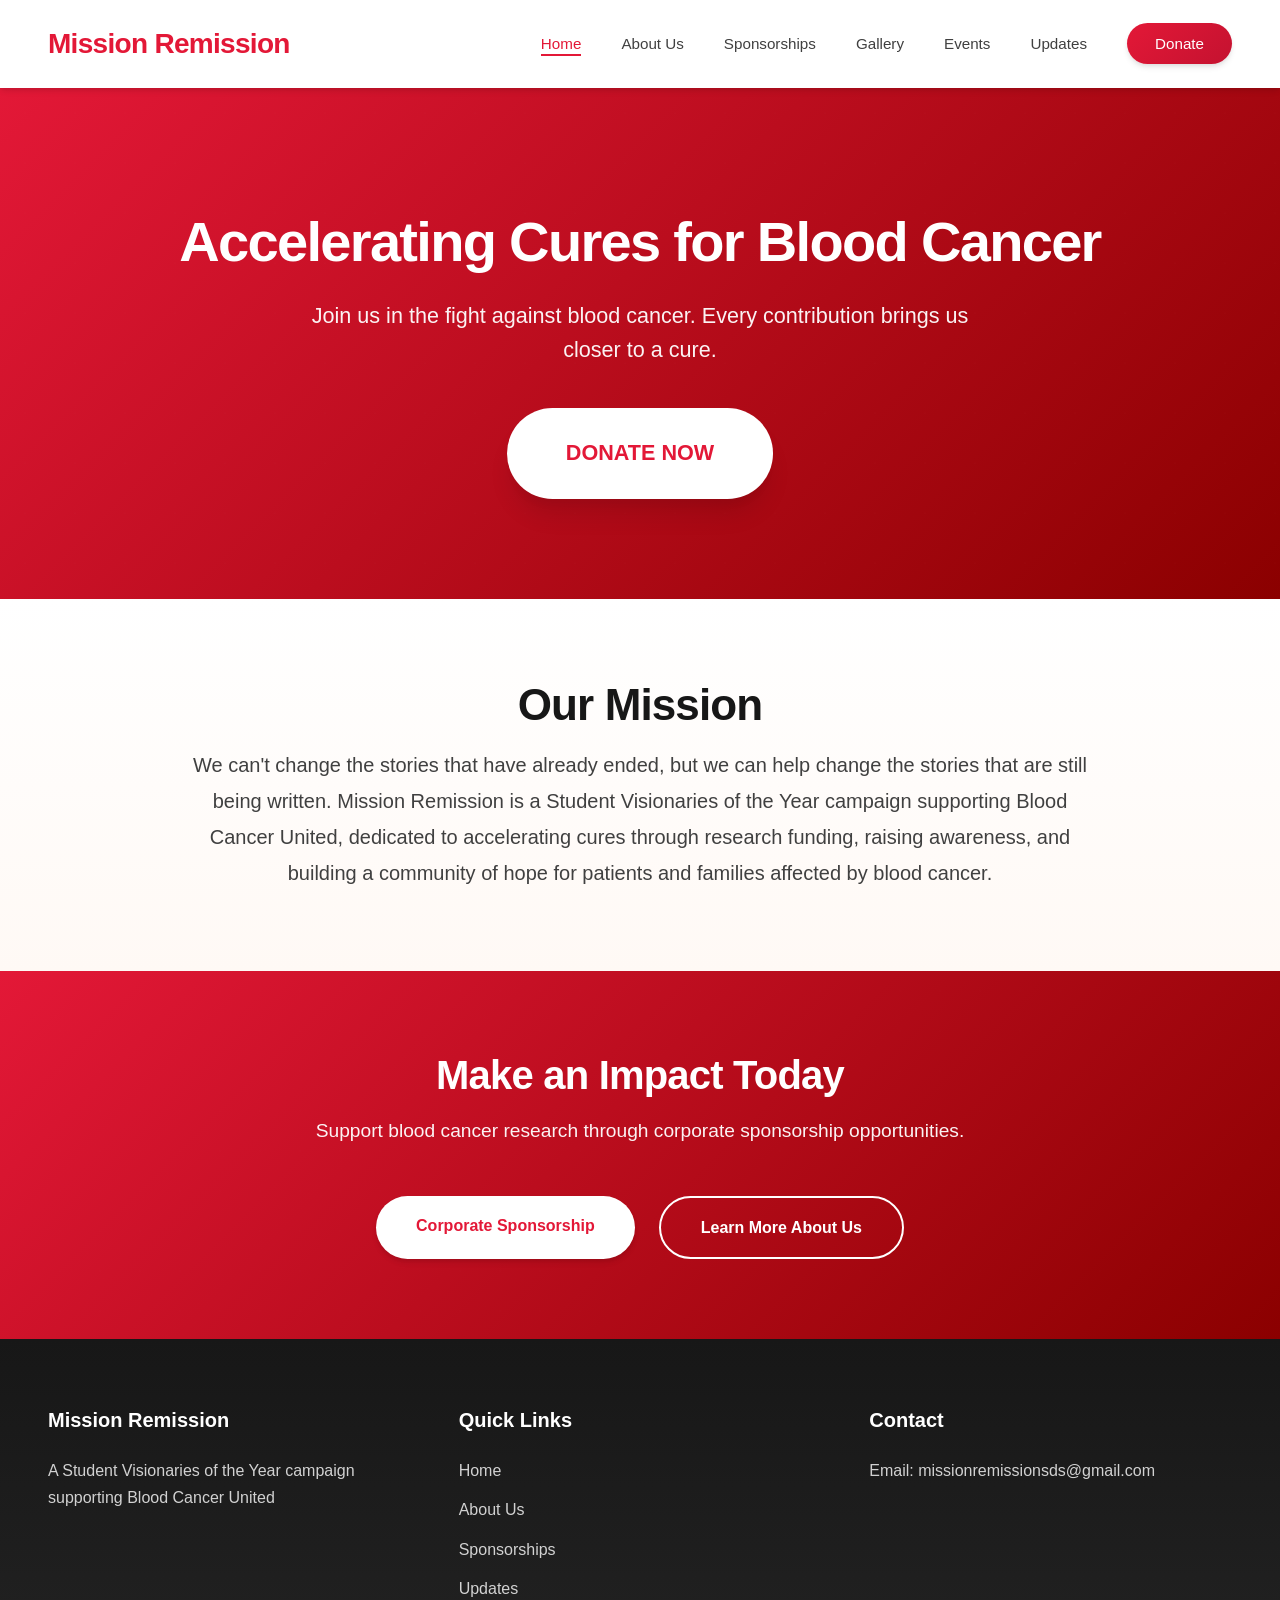
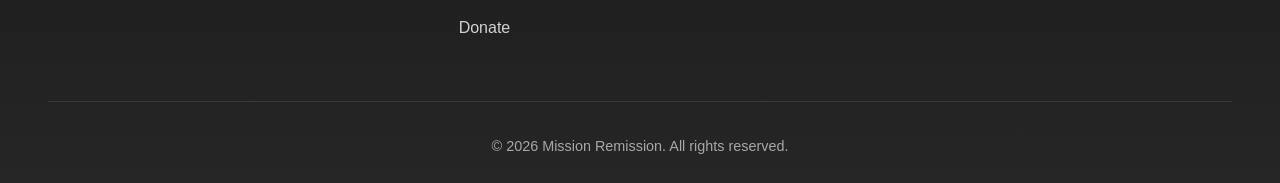
<file: index.html>
<!DOCTYPE html>
<html lang="en">
<head>
    <meta charset="UTF-8">
    <meta name="viewport" content="width=device-width, initial-scale=1.0">
    <title>Mission Remission - Blood Cancer United Campaign</title>
    <link rel="stylesheet" href="styles.css?v=2">
</head>
<body>
    <nav class="navbar">
        <div class="container">
            <div class="logo">Mission Remission</div>
            <ul class="nav-links">
                <li><a href="index.html" class="active">Home</a></li>
                <li><a href="about.html">About Us</a></li>
                <li><a href="sponsorships.html">Sponsorships</a></li>
                <li><a href="gallery.html">Gallery</a></li>
                <li><a href="events.html">Events</a></li>
                <li><a href="updates.html">Updates</a></li>
                <li><a href="donate.html" class="btn-nav-donate">Donate</a></li>
            </ul>
            <button class="mobile-menu-toggle" aria-label="Toggle menu">
                <span></span>
                <span></span>
                <span></span>
            </button>
        </div>
    </nav>

    <main>
        <section class="hero">
            <div class="container">
                <h1>Accelerating Cures for Blood Cancer</h1>
                <p class="hero-subtitle">Join us in the fight against blood cancer. Every contribution brings us closer to a cure.</p>
                <a href="donate.html" class="btn-donate-large">DONATE NOW</a>
            </div>
        </section>

        <section class="mission-statement">
            <div class="container">
                <h2>Our Mission</h2>
                <p>We can't change the stories that have already ended, but we can help change the stories that are still being written. Mission Remission is a Student Visionaries of the Year campaign supporting Blood Cancer United, dedicated to accelerating cures through research funding, raising awareness, and building a community of hope for patients and families affected by blood cancer.</p>
            </div>
        </section>

        <section class="cta-section">
            <div class="container">
                <h2>Make an Impact Today</h2>
                <p>Support blood cancer research through corporate sponsorship opportunities.</p>
                <div class="cta-buttons">
                    <a href="sponsorships.html" class="btn-primary">Corporate Sponsorship</a>
                    <a href="about.html" class="btn-secondary">Learn More About Us</a>
                </div>
            </div>
        </section>
    </main>

    <footer>
        <div class="container">
            <div class="footer-content">
                <div class="footer-section">
                    <h3>Mission Remission</h3>
                    <p>A Student Visionaries of the Year campaign supporting Blood Cancer United</p>
                </div>
                <div class="footer-section">
                    <h3>Quick Links</h3>
                    <ul>
                        <li><a href="index.html">Home</a></li>
                        <li><a href="about.html">About Us</a></li>
                        <li><a href="sponsorships.html">Sponsorships</a></li>
                        <li><a href="updates.html">Updates</a></li>
                        <li><a href="donate.html">Donate</a></li>
                    </ul>
                </div>
                <div class="footer-section">
                    <h3>Contact</h3>
                    <p>Email: missionremissionsds@gmail.com</p>
                </div>
            </div>
            <div class="footer-bottom">
                <p>&copy; 2026 Mission Remission. All rights reserved.</p>
            </div>
        </div>
    </footer>

    <script src="script.js"></script>
</body>
</html>
</file>
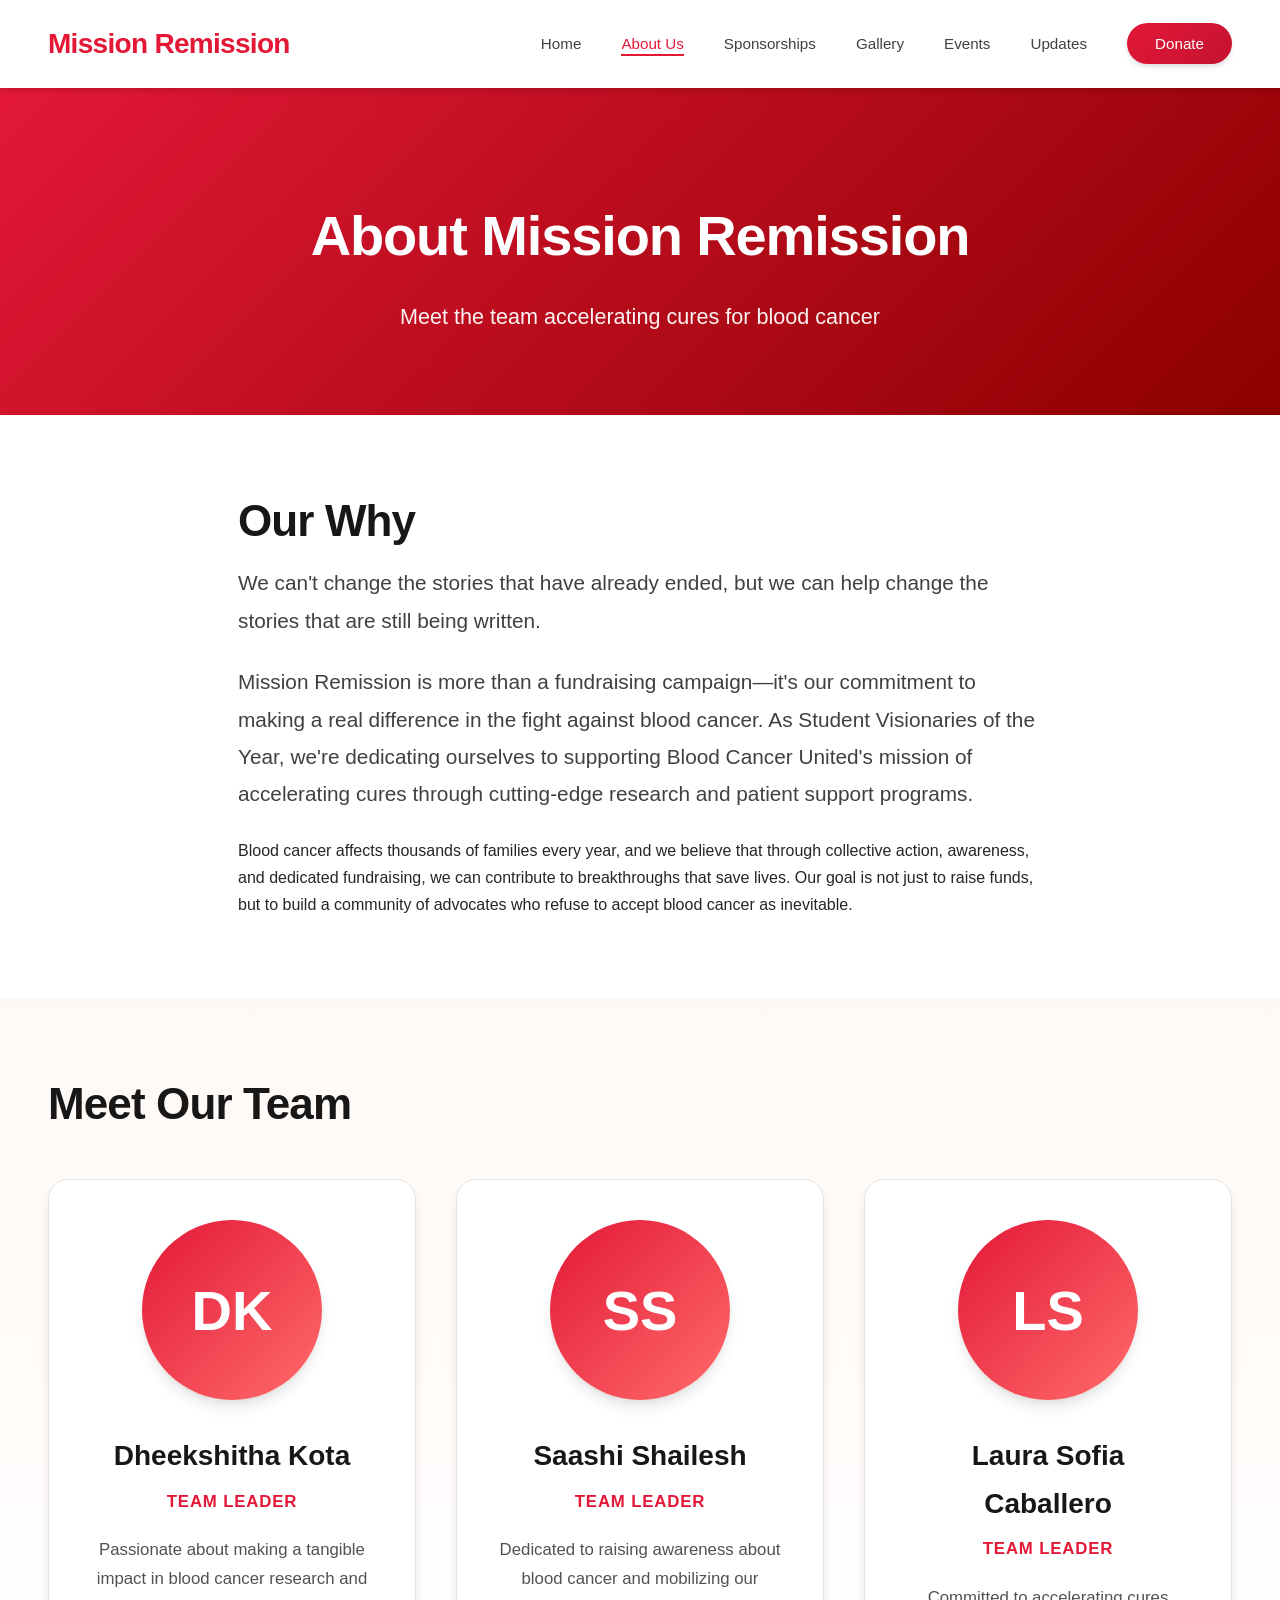
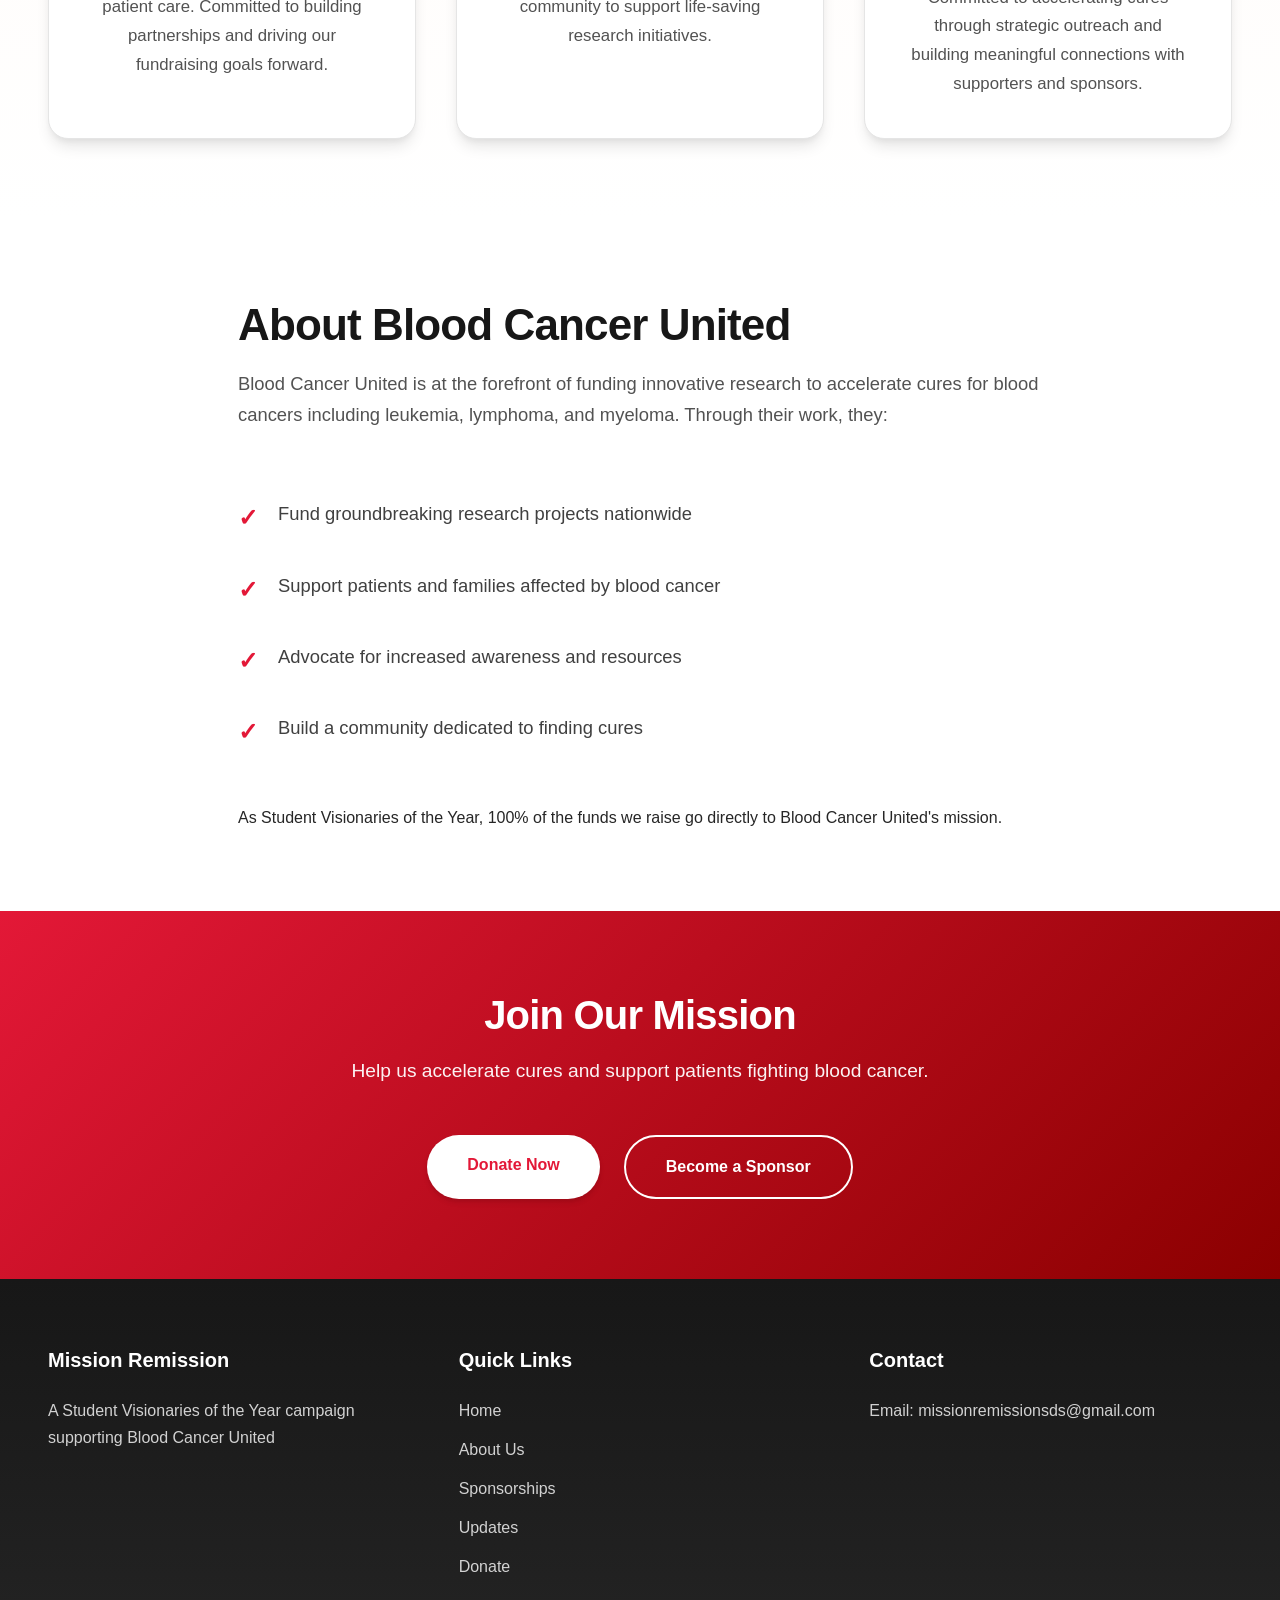
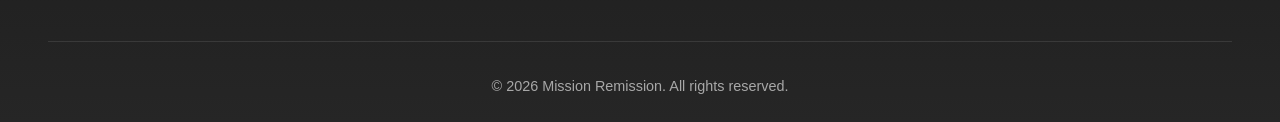
<file: about.html>
<!DOCTYPE html>
<html lang="en">
<head>
    <meta charset="UTF-8">
    <meta name="viewport" content="width=device-width, initial-scale=1.0">
    <title>About Us - Mission Remission</title>
    <link rel="stylesheet" href="styles.css?v=2">
</head>
<body>
    <nav class="navbar">
        <div class="container">
            <div class="logo">Mission Remission</div>
            <ul class="nav-links">
                <li><a href="index.html">Home</a></li>
                <li><a href="about.html" class="active">About Us</a></li>
                <li><a href="sponsorships.html">Sponsorships</a></li>
                <li><a href="gallery.html">Gallery</a></li>
                <li><a href="events.html">Events</a></li>
                <li><a href="updates.html">Updates</a></li>
                <li><a href="donate.html" class="btn-nav-donate">Donate</a></li>
            </ul>
            <button class="mobile-menu-toggle" aria-label="Toggle menu">
                <span></span>
                <span></span>
                <span></span>
            </button>
        </div>
    </nav>

    <main>
        <section class="page-header">
            <div class="container">
                <h1>About Mission Remission</h1>
                <p>Meet the team accelerating cures for blood cancer</p>
            </div>
        </section>

        <section class="our-why">
            <div class="container">
                <h2>Our Why</h2>
                <p class="lead">We can't change the stories that have already ended, but we can help change the stories that are still being written.</p>
                <p class="lead">Mission Remission is more than a fundraising campaign—it's our commitment to making a real difference in the fight against blood cancer. As Student Visionaries of the Year, we're dedicating ourselves to supporting Blood Cancer United's mission of accelerating cures through cutting-edge research and patient support programs.</p>
                <p>Blood cancer affects thousands of families every year, and we believe that through collective action, awareness, and dedicated fundraising, we can contribute to breakthroughs that save lives. Our goal is not just to raise funds, but to build a community of advocates who refuse to accept blood cancer as inevitable.</p>
            </div>
        </section>

        <section class="team-section">
            <div class="container">
                <h2>Meet Our Team</h2>
                <div class="team-grid">
                    <div class="team-member">
                        <div class="member-photo-placeholder">DK</div>
                        <h3>Dheekshitha Kota</h3>
                        <p class="member-role">Team Leader</p>
                        <p class="member-bio">Passionate about making a tangible impact in blood cancer research and patient care. Committed to building partnerships and driving our fundraising goals forward.</p>
                    </div>
                    <div class="team-member">
                        <div class="member-photo-placeholder">SS</div>
                        <h3>Saashi Shailesh</h3>
                        <p class="member-role">Team Leader</p>
                        <p class="member-bio">Dedicated to raising awareness about blood cancer and mobilizing our community to support life-saving research initiatives.</p>
                    </div>
                    <div class="team-member">
                        <div class="member-photo-placeholder">LS</div>
                        <h3>Laura Sofia Caballero</h3>
                        <p class="member-role">Team Leader</p>
                        <p class="member-bio">Committed to accelerating cures through strategic outreach and building meaningful connections with supporters and sponsors.</p>
                    </div>
                </div>
            </div>
        </section>

        <section class="blood-cancer-united">
            <div class="container">
                <h2>About Blood Cancer United</h2>
                <p>Blood Cancer United is at the forefront of funding innovative research to accelerate cures for blood cancers including leukemia, lymphoma, and myeloma. Through their work, they:</p>
                <ul class="impact-list">
                    <li>Fund groundbreaking research projects nationwide</li>
                    <li>Support patients and families affected by blood cancer</li>
                    <li>Advocate for increased awareness and resources</li>
                    <li>Build a community dedicated to finding cures</li>
                </ul>
                <p>As Student Visionaries of the Year, 100% of the funds we raise go directly to Blood Cancer United's mission.</p>
            </div>
        </section>

        <section class="cta-section">
            <div class="container">
                <h2>Join Our Mission</h2>
                <p>Help us accelerate cures and support patients fighting blood cancer.</p>
                <div class="cta-buttons">
                    <a href="donate.html" class="btn-primary">Donate Now</a>
                    <a href="sponsorships.html" class="btn-secondary">Become a Sponsor</a>
                </div>
            </div>
        </section>
    </main>

    <footer>
        <div class="container">
            <div class="footer-content">
                <div class="footer-section">
                    <h3>Mission Remission</h3>
                    <p>A Student Visionaries of the Year campaign supporting Blood Cancer United</p>
                </div>
                <div class="footer-section">
                    <h3>Quick Links</h3>
                    <ul>
                        <li><a href="index.html">Home</a></li>
                        <li><a href="about.html">About Us</a></li>
                        <li><a href="sponsorships.html">Sponsorships</a></li>
                        <li><a href="updates.html">Updates</a></li>
                        <li><a href="donate.html">Donate</a></li>
                    </ul>
                </div>
                <div class="footer-section">
                    <h3>Contact</h3>
                    <p>Email: missionremissionsds@gmail.com</p>
                </div>
            </div>
            <div class="footer-bottom">
                <p>&copy; 2026 Mission Remission. All rights reserved.</p>
            </div>
        </div>
    </footer>

    <script src="script.js"></script>
</body>
</html>
</file>
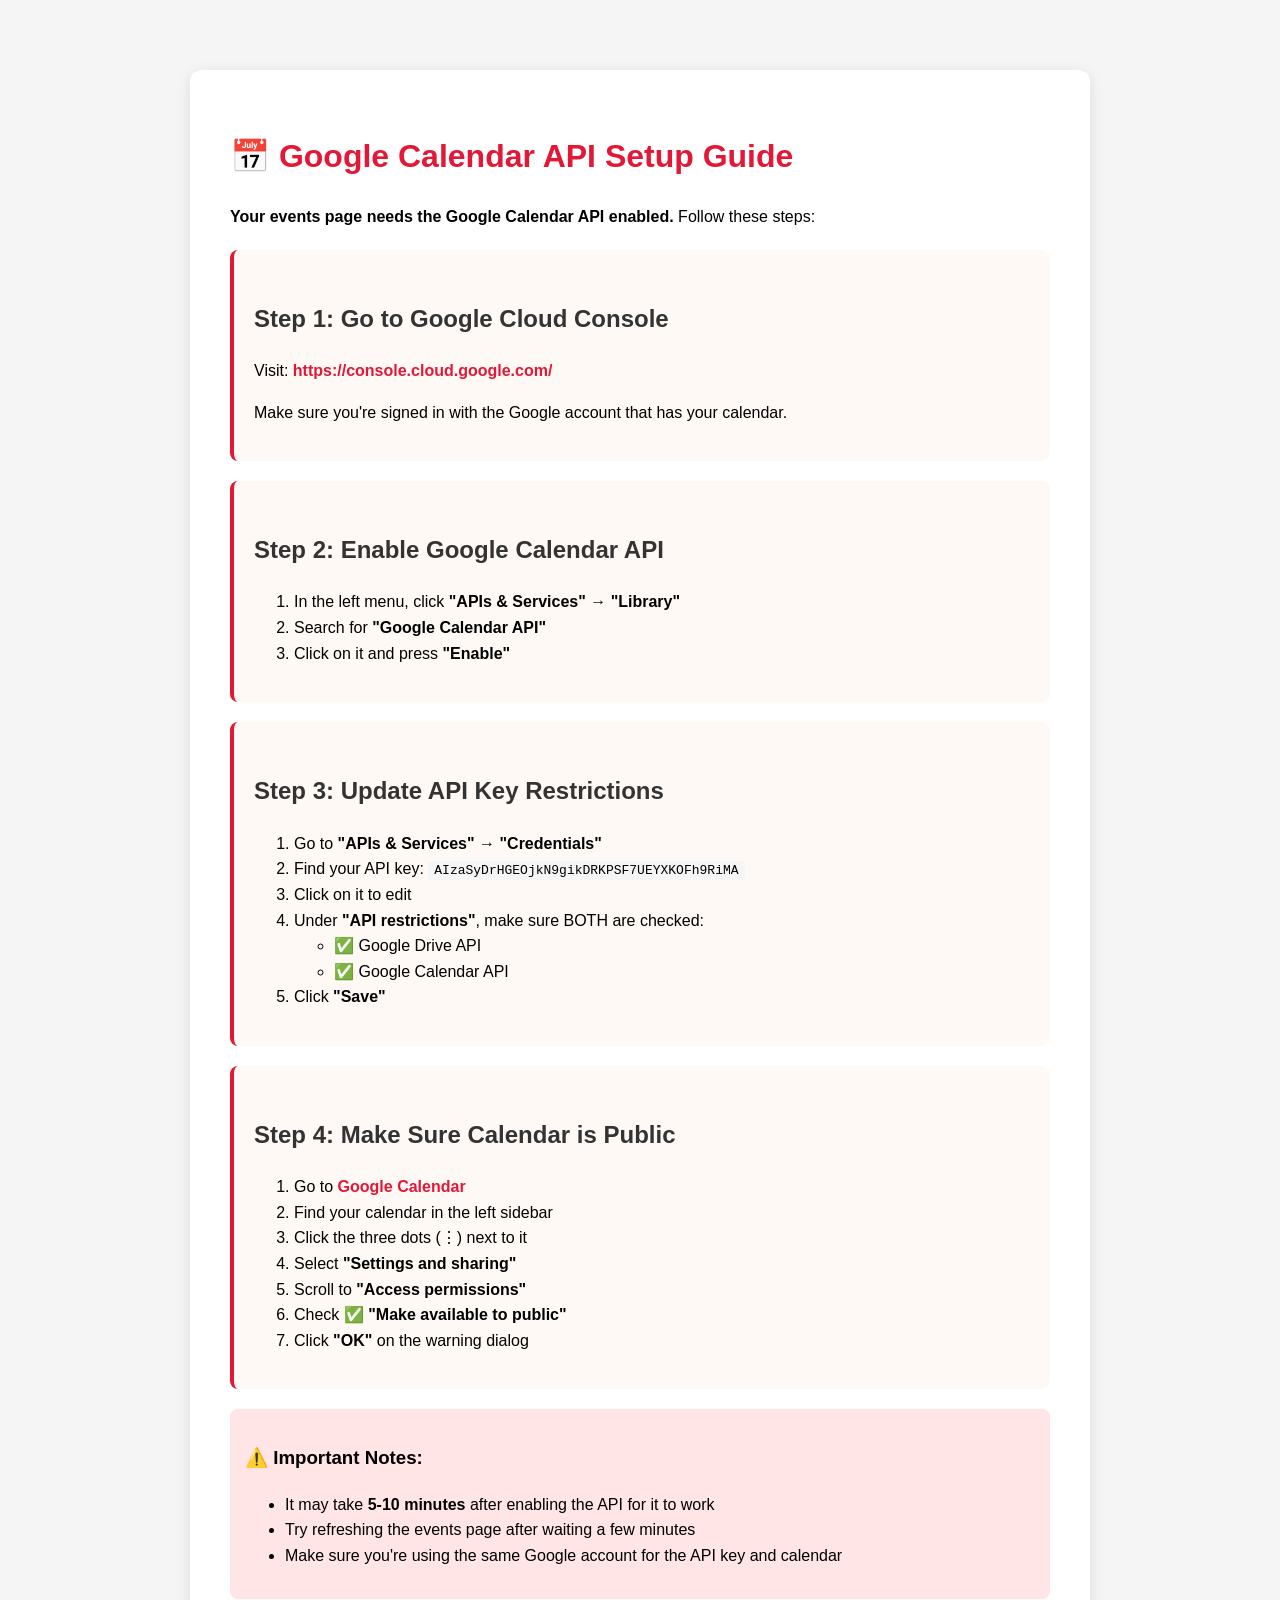
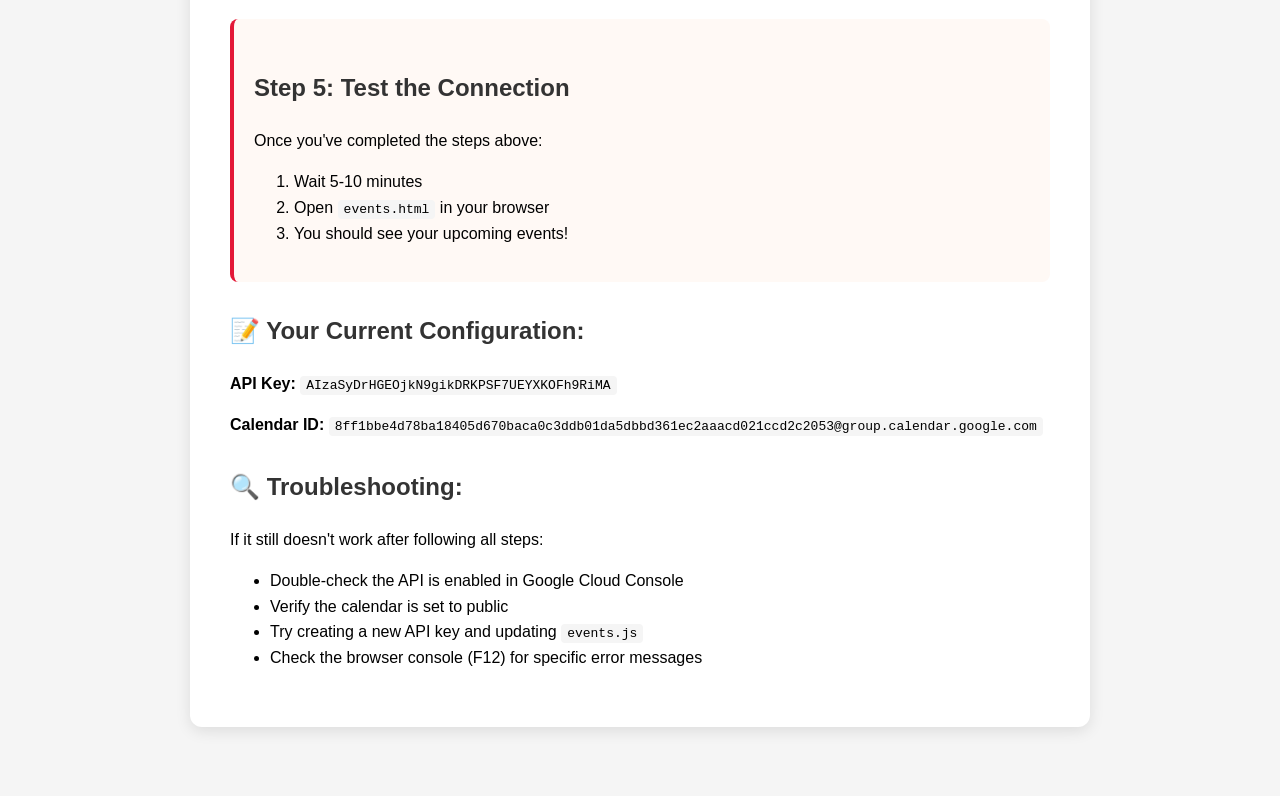
<file: CALENDAR-SETUP-HELP.html>
<!DOCTYPE html>
<html lang="en">
<head>
    <meta charset="UTF-8">
    <meta name="viewport" content="width=device-width, initial-scale=1.0">
    <title>API Setup Guide - Mission Remission</title>
    <style>
        body {
            font-family: -apple-system, BlinkMacSystemFont, 'Segoe UI', Roboto, sans-serif;
            max-width: 900px;
            margin: 50px auto;
            padding: 20px;
            line-height: 1.6;
            background: #f5f5f5;
        }
        .container {
            background: white;
            padding: 40px;
            border-radius: 12px;
            box-shadow: 0 4px 15px rgba(0,0,0,0.1);
        }
        h1 { color: #E31837; }
        h2 { color: #333; margin-top: 30px; }
        .step {
            background: #fff9f5;
            padding: 20px;
            margin: 20px 0;
            border-left: 4px solid #E31837;
            border-radius: 8px;
        }
        code {
            background: #f5f5f5;
            padding: 2px 6px;
            border-radius: 4px;
            font-family: monospace;
        }
        .important {
            background: #ffe5e5;
            padding: 15px;
            border-radius: 8px;
            margin: 20px 0;
        }
        a {
            color: #E31837;
            text-decoration: none;
            font-weight: 600;
        }
        a:hover {
            text-decoration: underline;
        }
    </style>
</head>
<body>
    <div class="container">
        <h1>📅 Google Calendar API Setup Guide</h1>
        <p><strong>Your events page needs the Google Calendar API enabled.</strong> Follow these steps:</p>

        <div class="step">
            <h2>Step 1: Go to Google Cloud Console</h2>
            <p>Visit: <a href="https://console.cloud.google.com/" target="_blank">https://console.cloud.google.com/</a></p>
            <p>Make sure you're signed in with the Google account that has your calendar.</p>
        </div>

        <div class="step">
            <h2>Step 2: Enable Google Calendar API</h2>
            <ol>
                <li>In the left menu, click <strong>"APIs & Services"</strong> → <strong>"Library"</strong></li>
                <li>Search for <strong>"Google Calendar API"</strong></li>
                <li>Click on it and press <strong>"Enable"</strong></li>
            </ol>
        </div>

        <div class="step">
            <h2>Step 3: Update API Key Restrictions</h2>
            <ol>
                <li>Go to <strong>"APIs & Services"</strong> → <strong>"Credentials"</strong></li>
                <li>Find your API key: <code>AIzaSyDrHGEOjkN9gikDRKPSF7UEYXKOFh9RiMA</code></li>
                <li>Click on it to edit</li>
                <li>Under <strong>"API restrictions"</strong>, make sure BOTH are checked:
                    <ul>
                        <li>✅ Google Drive API</li>
                        <li>✅ Google Calendar API</li>
                    </ul>
                </li>
                <li>Click <strong>"Save"</strong></li>
            </ol>
        </div>

        <div class="step">
            <h2>Step 4: Make Sure Calendar is Public</h2>
            <ol>
                <li>Go to <a href="https://calendar.google.com/" target="_blank">Google Calendar</a></li>
                <li>Find your calendar in the left sidebar</li>
                <li>Click the three dots (⋮) next to it</li>
                <li>Select <strong>"Settings and sharing"</strong></li>
                <li>Scroll to <strong>"Access permissions"</strong></li>
                <li>Check ✅ <strong>"Make available to public"</strong></li>
                <li>Click <strong>"OK"</strong> on the warning dialog</li>
            </ol>
        </div>

        <div class="important">
            <h3>⚠️ Important Notes:</h3>
            <ul>
                <li>It may take <strong>5-10 minutes</strong> after enabling the API for it to work</li>
                <li>Try refreshing the events page after waiting a few minutes</li>
                <li>Make sure you're using the same Google account for the API key and calendar</li>
            </ul>
        </div>

        <div class="step">
            <h2>Step 5: Test the Connection</h2>
            <p>Once you've completed the steps above:</p>
            <ol>
                <li>Wait 5-10 minutes</li>
                <li>Open <code>events.html</code> in your browser</li>
                <li>You should see your upcoming events!</li>
            </ol>
        </div>

        <h2>📝 Your Current Configuration:</h2>
        <p><strong>API Key:</strong> <code>AIzaSyDrHGEOjkN9gikDRKPSF7UEYXKOFh9RiMA</code></p>
        <p><strong>Calendar ID:</strong> <code>8ff1bbe4d78ba18405d670baca0c3ddb01da5dbbd361ec2aaacd021ccd2c2053@group.calendar.google.com</code></p>

        <h2>🔍 Troubleshooting:</h2>
        <p>If it still doesn't work after following all steps:</p>
        <ul>
            <li>Double-check the API is enabled in Google Cloud Console</li>
            <li>Verify the calendar is set to public</li>
            <li>Try creating a new API key and updating <code>events.js</code></li>
            <li>Check the browser console (F12) for specific error messages</li>
        </ul>
    </div>
</body>
</html>
</file>
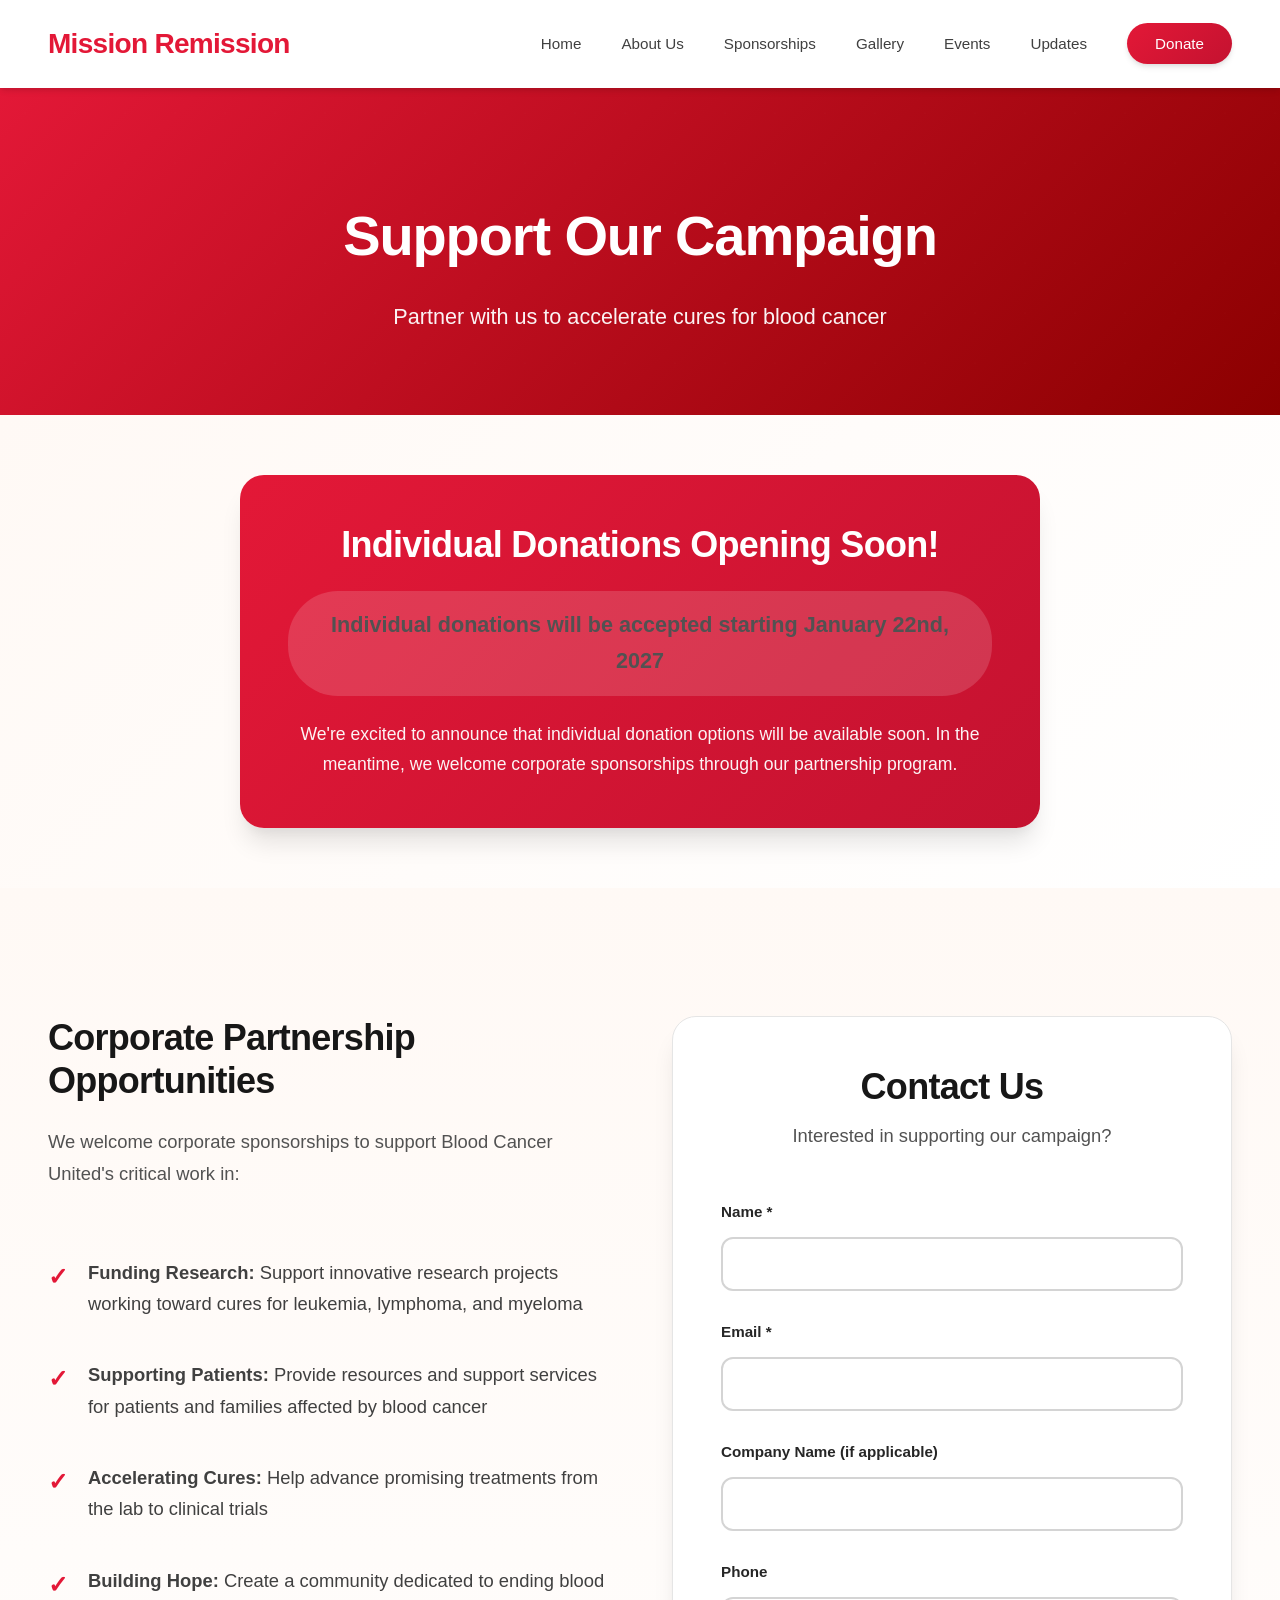
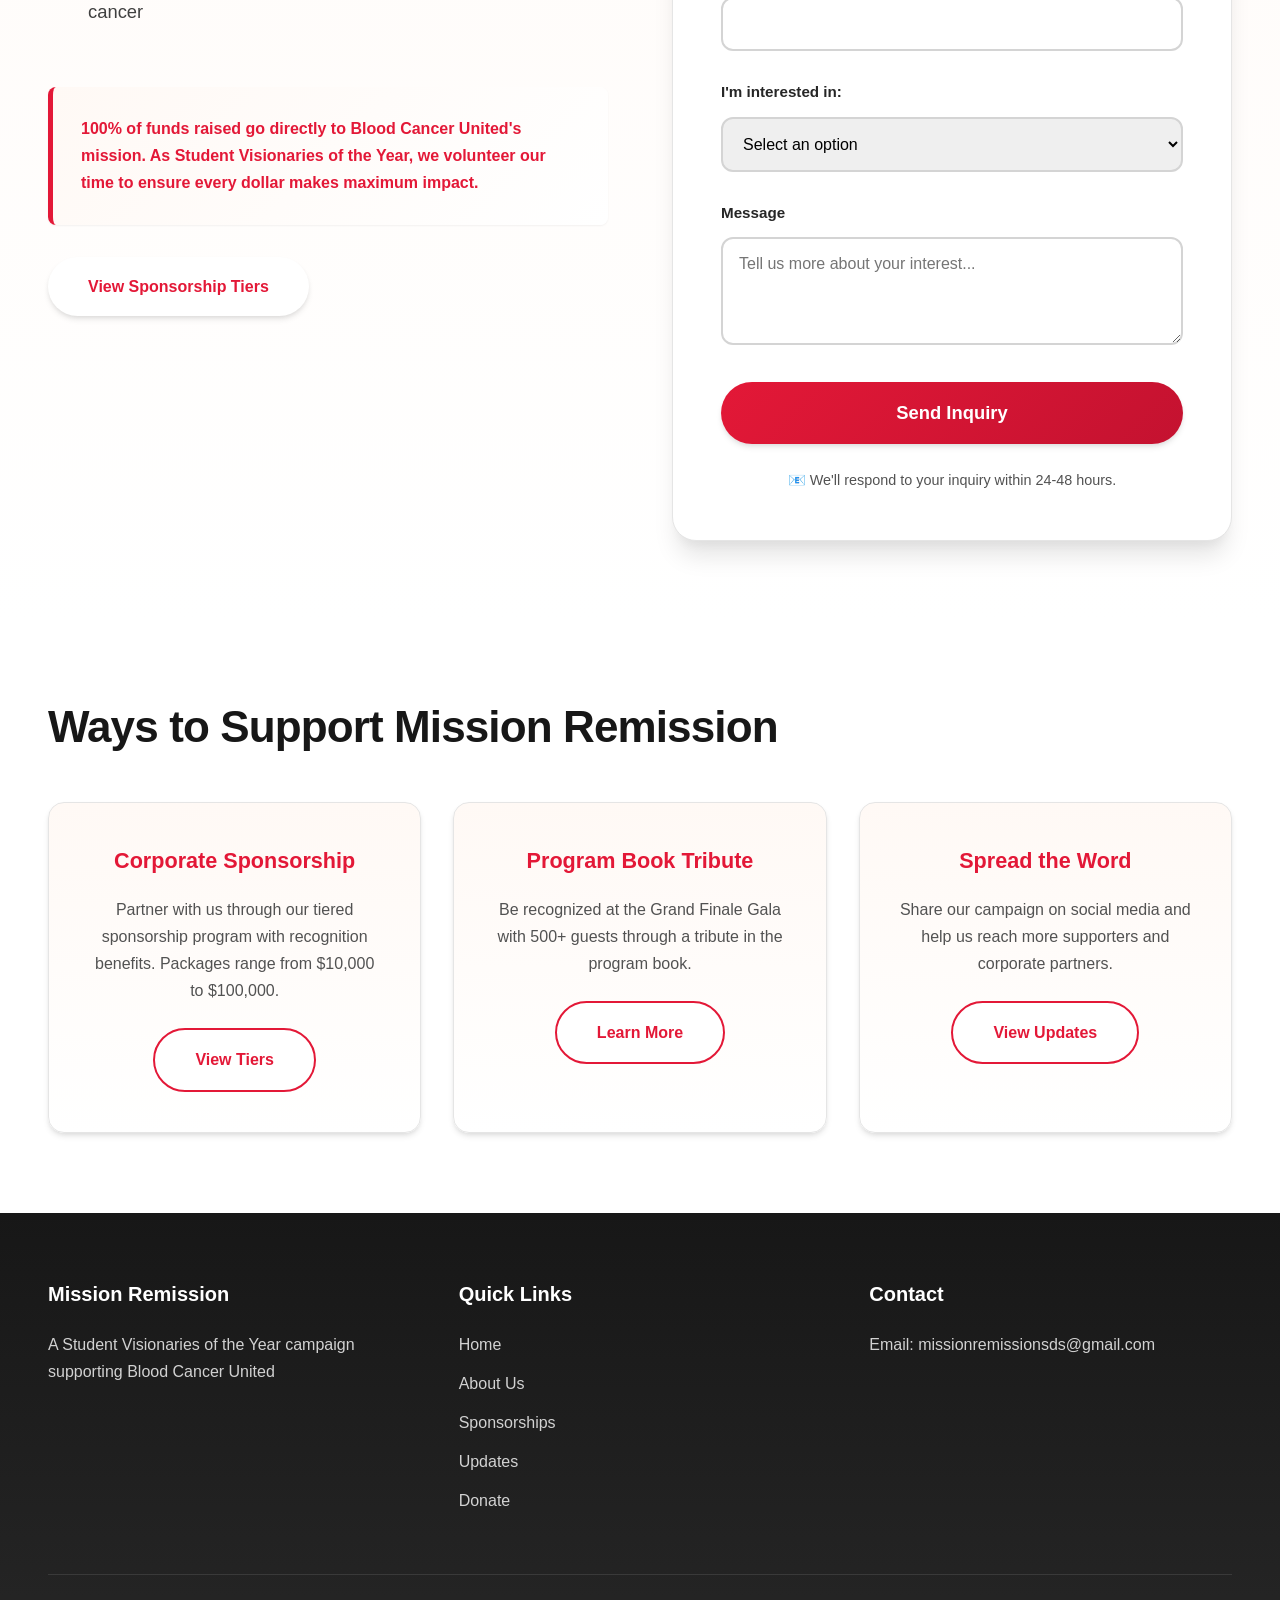
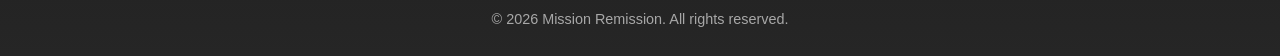
<file: donate.html>
<!DOCTYPE html>
<html lang="en">
<head>
    <meta charset="UTF-8">
    <meta name="viewport" content="width=device-width, initial-scale=1.0">
    <title>Donate - Mission Remission</title>
    <link rel="stylesheet" href="styles.css?v=2">
</head>
<body>
    <nav class="navbar">
        <div class="container">
            <div class="logo">Mission Remission</div>
            <ul class="nav-links">
                <li><a href="index.html">Home</a></li>
                <li><a href="about.html">About Us</a></li>
                <li><a href="sponsorships.html">Sponsorships</a></li>
                <li><a href="gallery.html">Gallery</a></li>
                <li><a href="events.html">Events</a></li>
                <li><a href="updates.html">Updates</a></li>
                <li><a href="donate.html" class="btn-nav-donate active">Donate</a></li>
            </ul>
            <button class="mobile-menu-toggle" aria-label="Toggle menu">
                <span></span>
                <span></span>
                <span></span>
            </button>
        </div>
    </nav>

    <main>
        <section class="page-header">
            <div class="container">
                <h1>Support Our Campaign</h1>
                <p>Partner with us to accelerate cures for blood cancer</p>
            </div>
        </section>

        <section class="donation-notice">
            <div class="container">
                <div class="notice-card">
                    <h2>Individual Donations Opening Soon!</h2>
                    <p class="notice-date">Individual donations will be accepted starting <strong>January 22nd, 2027</strong></p>
                    <p>We're excited to announce that individual donation options will be available soon. In the meantime, we welcome corporate sponsorships through our partnership program.</p>
                </div>
            </div>
        </section>

        <section class="donation-section">
            <div class="container">
                <div class="donation-grid">
                    <div class="donation-info">
                        <h2>Corporate Partnership Opportunities</h2>
                        <p>We welcome corporate sponsorships to support Blood Cancer United's critical work in:</p>
                        <ul class="impact-list">
                            <li><strong>Funding Research:</strong> Support innovative research projects working toward cures for leukemia, lymphoma, and myeloma</li>
                            <li><strong>Supporting Patients:</strong> Provide resources and support services for patients and families affected by blood cancer</li>
                            <li><strong>Accelerating Cures:</strong> Help advance promising treatments from the lab to clinical trials</li>
                            <li><strong>Building Hope:</strong> Create a community dedicated to ending blood cancer</li>
                        </ul>
                        <p class="impact-note">100% of funds raised go directly to Blood Cancer United's mission. As Student Visionaries of the Year, we volunteer our time to ensure every dollar makes maximum impact.</p>

                        <a href="sponsorships.html" class="btn-primary" style="margin-top: 2rem;">View Sponsorship Tiers</a>
                    </div>

                    <div class="donation-form-container">
                        <div class="form-header">
                            <h2>Contact Us</h2>
                            <p>Interested in supporting our campaign?</p>
                        </div>

                        <form id="contact-form" class="donation-form">
                            <div class="form-group">
                                <label for="contact-name">Name *</label>
                                <input type="text" id="contact-name" class="form-input" required>
                            </div>

                            <div class="form-group">
                                <label for="contact-email">Email *</label>
                                <input type="email" id="contact-email" class="form-input" required>
                            </div>

                            <div class="form-group">
                                <label for="company-name">Company Name (if applicable)</label>
                                <input type="text" id="company-name" class="form-input">
                            </div>

                            <div class="form-group">
                                <label for="phone">Phone</label>
                                <input type="tel" id="phone" class="form-input">
                            </div>

                            <div class="form-group">
                                <label for="interest">I'm interested in:</label>
                                <select id="interest" class="form-input">
                                    <option value="">Select an option</option>
                                    <option value="corporate">Corporate Sponsorship</option>
                                    <option value="program-book">Program Book Tribute</option>
                                    <option value="individual">Individual Donation (starting Jan 22, 2027)</option>
                                    <option value="other">Other Partnership Opportunity</option>
                                </select>
                            </div>

                            <div class="form-group">
                                <label for="message">Message</label>
                                <textarea id="message" class="form-input" rows="4" placeholder="Tell us more about your interest..."></textarea>
                            </div>

                            <button type="submit" class="btn-submit">Send Inquiry</button>
                        </form>

                        <div class="security-note">
                            <p>📧 We'll respond to your inquiry within 24-48 hours.</p>
                        </div>
                    </div>
                </div>
            </div>
        </section>

        <section class="other-ways">
            <div class="container">
                <h2>Ways to Support Mission Remission</h2>
                <div class="support-options">
                    <div class="support-card">
                        <h3>Corporate Sponsorship</h3>
                        <p>Partner with us through our tiered sponsorship program with recognition benefits. Packages range from $10,000 to $100,000.</p>
                        <a href="sponsorships.html" class="btn-secondary">View Tiers</a>
                    </div>
                    <div class="support-card">
                        <h3>Program Book Tribute</h3>
                        <p>Be recognized at the Grand Finale Gala with 500+ guests through a tribute in the program book.</p>
                        <a href="sponsorships.html#tributes" class="btn-secondary">Learn More</a>
                    </div>
                    <div class="support-card">
                        <h3>Spread the Word</h3>
                        <p>Share our campaign on social media and help us reach more supporters and corporate partners.</p>
                        <a href="updates.html" class="btn-secondary">View Updates</a>
                    </div>
                </div>
            </div>
        </section>
    </main>

    <footer>
        <div class="container">
            <div class="footer-content">
                <div class="footer-section">
                    <h3>Mission Remission</h3>
                    <p>A Student Visionaries of the Year campaign supporting Blood Cancer United</p>
                </div>
                <div class="footer-section">
                    <h3>Quick Links</h3>
                    <ul>
                        <li><a href="index.html">Home</a></li>
                        <li><a href="about.html">About Us</a></li>
                        <li><a href="sponsorships.html">Sponsorships</a></li>
                        <li><a href="updates.html">Updates</a></li>
                        <li><a href="donate.html">Donate</a></li>
                    </ul>
                </div>
                <div class="footer-section">
                    <h3>Contact</h3>
                    <p>Email: missionremissionsds@gmail.com</p>
                </div>
            </div>
            <div class="footer-bottom">
                <p>&copy; 2026 Mission Remission. All rights reserved.</p>
            </div>
        </div>
    </footer>

    <script src="script.js"></script>
</body>
</html>
</file>
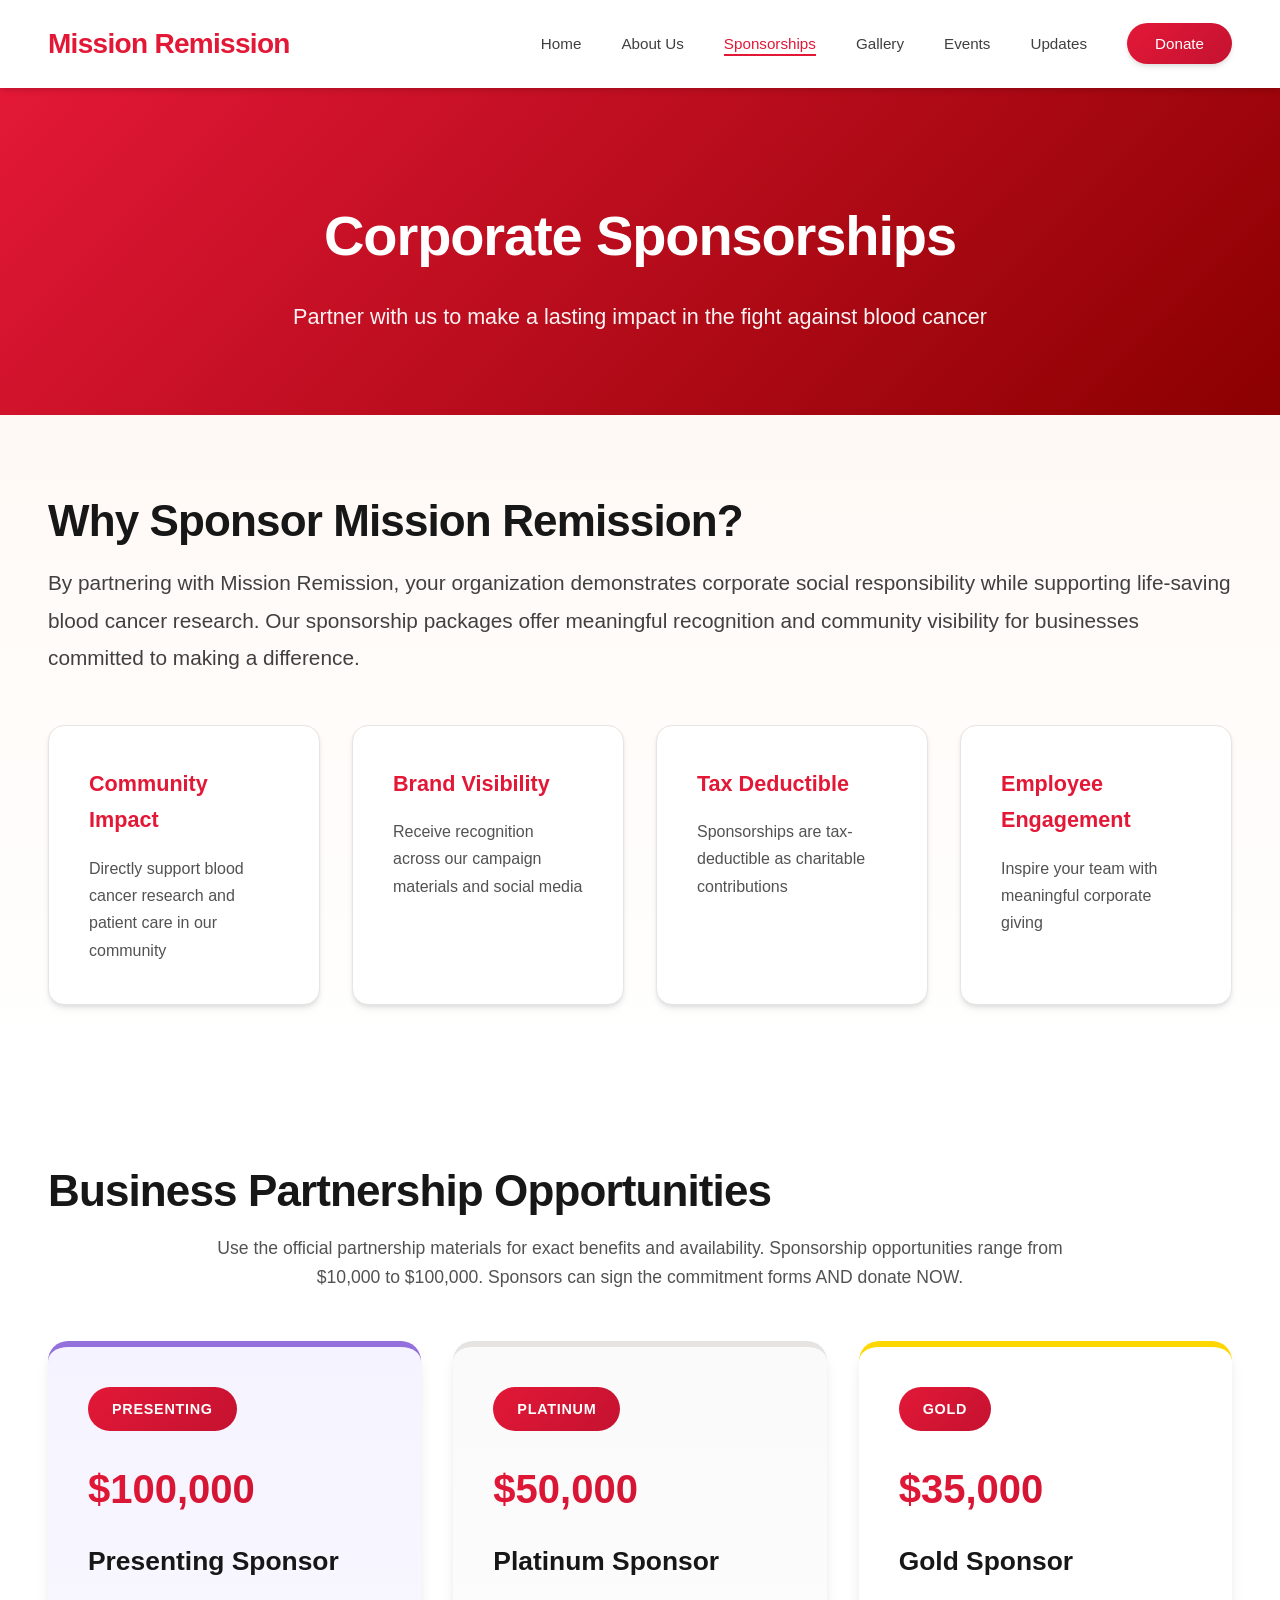
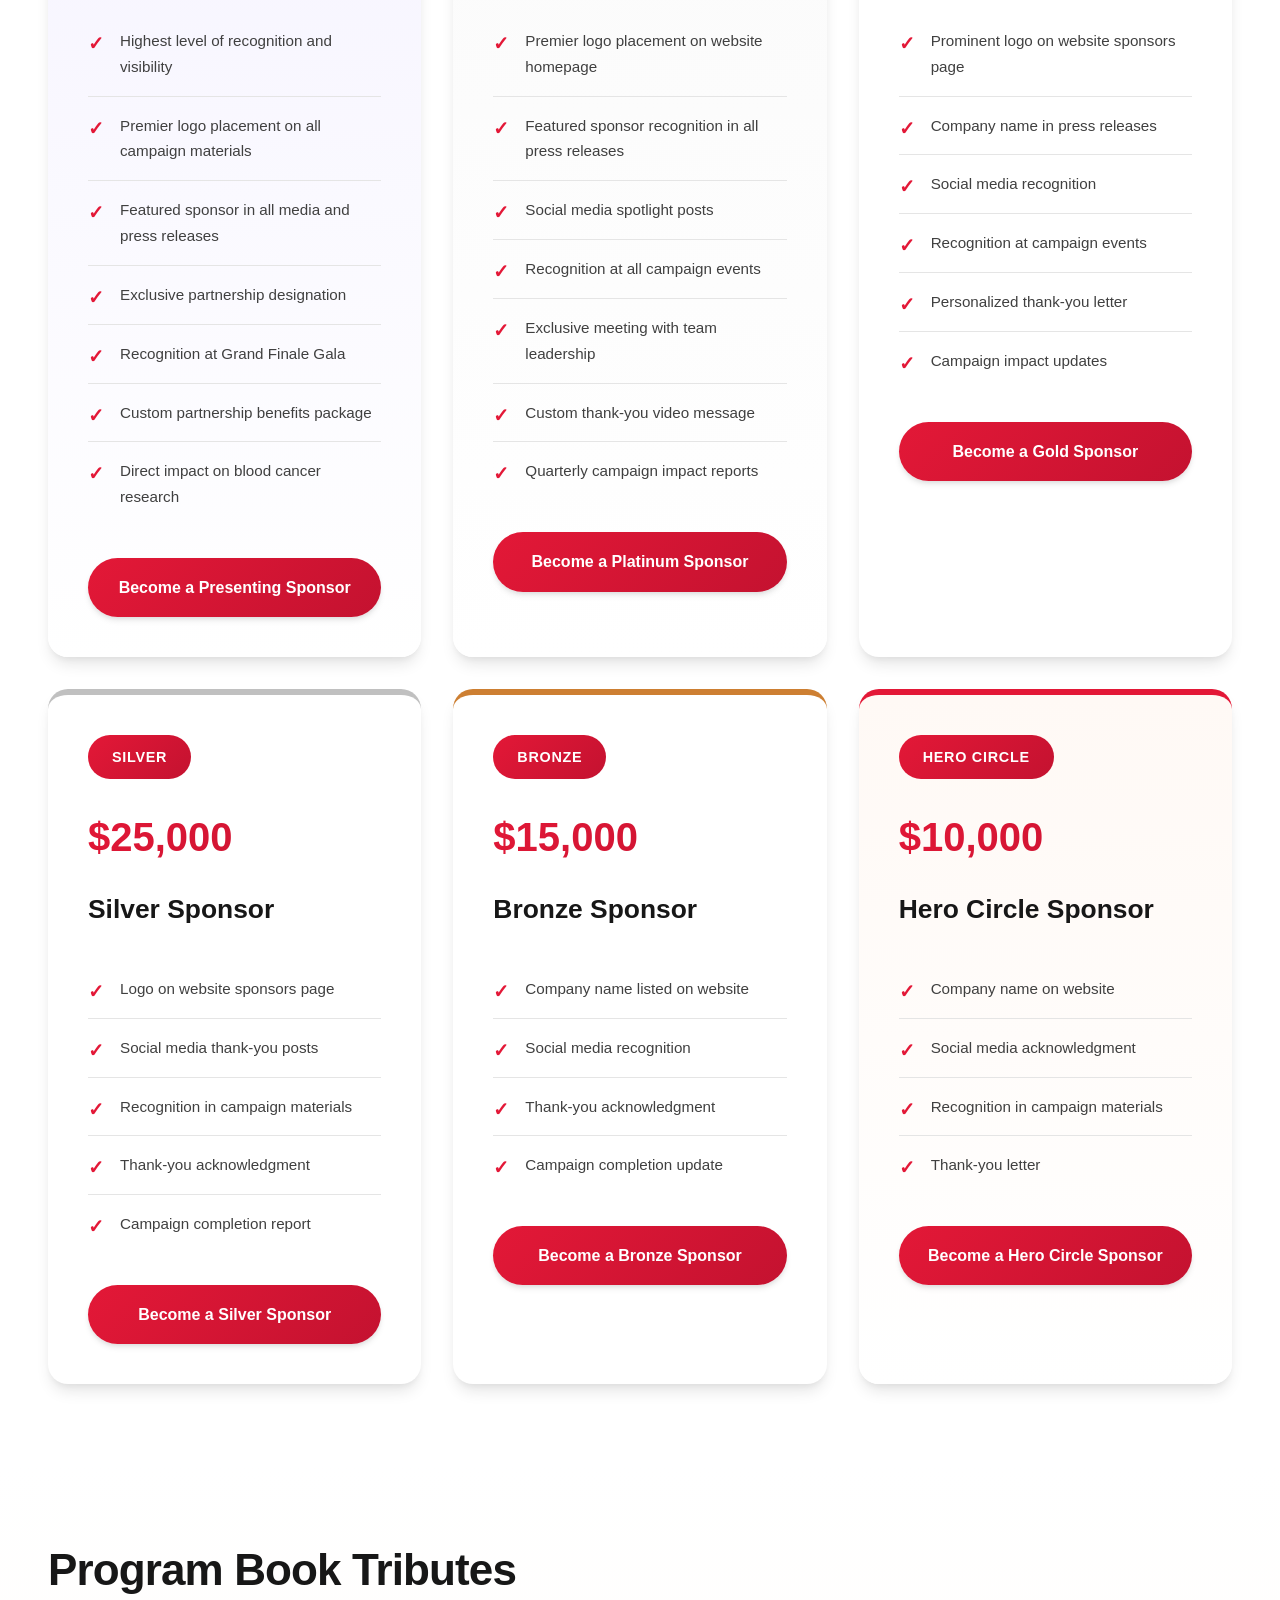
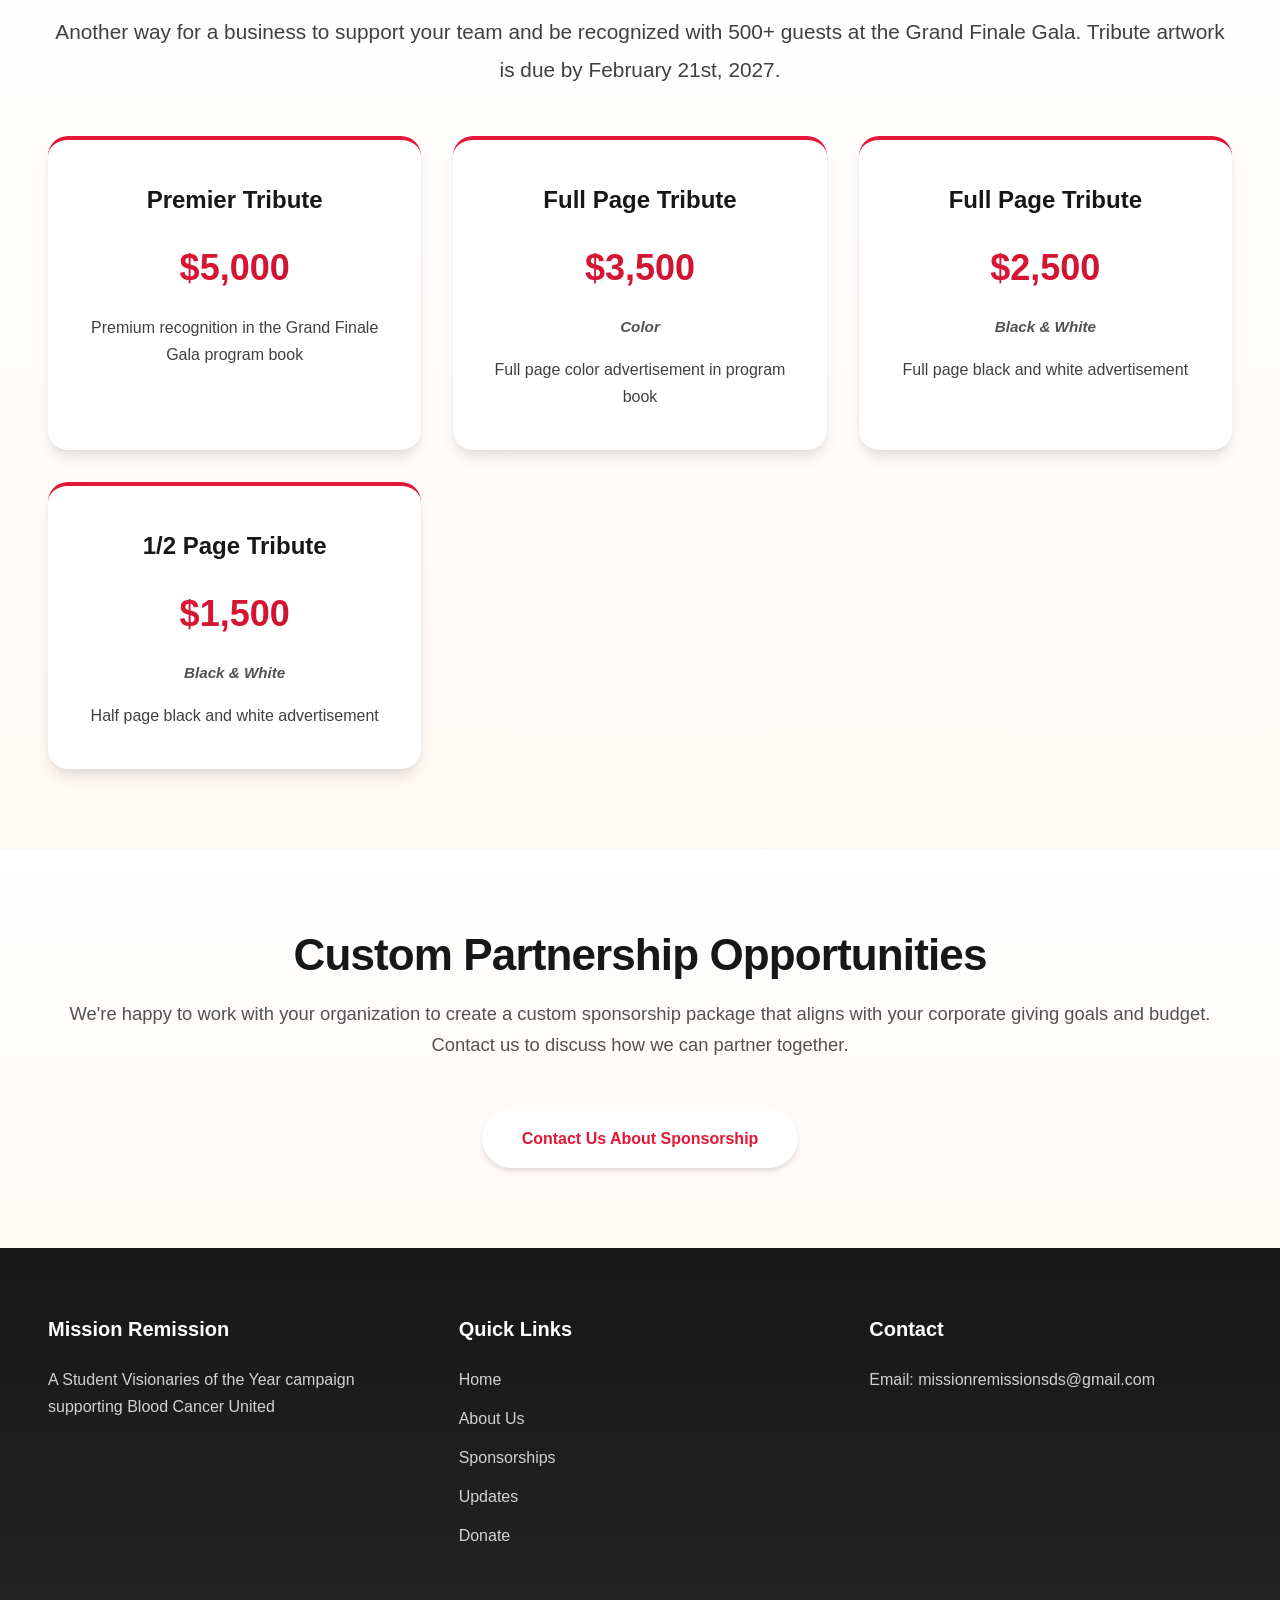
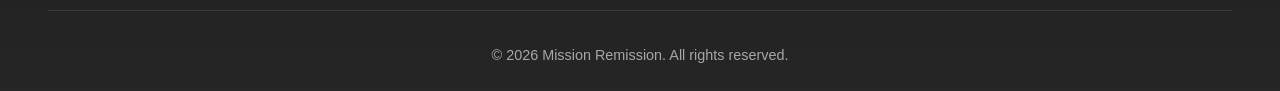
<file: sponsorships.html>
<!DOCTYPE html>
<html lang="en">
<head>
    <meta charset="UTF-8">
    <meta name="viewport" content="width=device-width, initial-scale=1.0">
    <title>Corporate Sponsorships - Mission Remission</title>
    <link rel="stylesheet" href="styles.css?v=2">
</head>
<body>
    <nav class="navbar">
        <div class="container">
            <div class="logo">Mission Remission</div>
            <ul class="nav-links">
                <li><a href="index.html">Home</a></li>
                <li><a href="about.html">About Us</a></li>
                <li><a href="sponsorships.html" class="active">Sponsorships</a></li>
                <li><a href="gallery.html">Gallery</a></li>
                <li><a href="events.html">Events</a></li>
                <li><a href="updates.html">Updates</a></li>
                <li><a href="donate.html" class="btn-nav-donate">Donate</a></li>
            </ul>
            <button class="mobile-menu-toggle" aria-label="Toggle menu">
                <span></span>
                <span></span>
                <span></span>
            </button>
        </div>
    </nav>

    <main>
        <section class="page-header">
            <div class="container">
                <h1>Corporate Sponsorships</h1>
                <p>Partner with us to make a lasting impact in the fight against blood cancer</p>
            </div>
        </section>

        <section class="sponsorship-intro">
            <div class="container">
                <h2>Why Sponsor Mission Remission?</h2>
                <p class="lead">By partnering with Mission Remission, your organization demonstrates corporate social responsibility while supporting life-saving blood cancer research. Our sponsorship packages offer meaningful recognition and community visibility for businesses committed to making a difference.</p>
                <div class="benefits-grid">
                    <div class="benefit-card">
                        <h3>Community Impact</h3>
                        <p>Directly support blood cancer research and patient care in our community</p>
                    </div>
                    <div class="benefit-card">
                        <h3>Brand Visibility</h3>
                        <p>Receive recognition across our campaign materials and social media</p>
                    </div>
                    <div class="benefit-card">
                        <h3>Tax Deductible</h3>
                        <p>Sponsorships are tax-deductible as charitable contributions</p>
                    </div>
                    <div class="benefit-card">
                        <h3>Employee Engagement</h3>
                        <p>Inspire your team with meaningful corporate giving</p>
                    </div>
                </div>
            </div>
        </section>

        <section class="sponsorship-tiers">
            <div class="container">
                <h2>Business Partnership Opportunities</h2>
                <p style="text-align: center; max-width: 900px; margin: 0 auto 3rem; font-size: 1.1rem; color: var(--gray-600);">Use the official partnership materials for exact benefits and availability. Sponsorship opportunities range from $10,000 to $100,000. Sponsors can sign the commitment forms AND donate NOW.</p>

                <div class="tiers-grid">
                    <div class="tier-card presenting">
                        <div class="tier-badge">Presenting</div>
                        <div class="tier-amount">$100,000</div>
                        <h3>Presenting Sponsor</h3>
                        <ul class="tier-benefits">
                            <li>Highest level of recognition and visibility</li>
                            <li>Premier logo placement on all campaign materials</li>
                            <li>Featured sponsor in all media and press releases</li>
                            <li>Exclusive partnership designation</li>
                            <li>Recognition at Grand Finale Gala</li>
                            <li>Custom partnership benefits package</li>
                            <li>Direct impact on blood cancer research</li>
                        </ul>
                        <a href="donate.html" class="btn-tier">Become a Presenting Sponsor</a>
                    </div>

                    <div class="tier-card platinum">
                        <div class="tier-badge">Platinum</div>
                        <div class="tier-amount">$50,000</div>
                        <h3>Platinum Sponsor</h3>
                        <ul class="tier-benefits">
                            <li>Premier logo placement on website homepage</li>
                            <li>Featured sponsor recognition in all press releases</li>
                            <li>Social media spotlight posts</li>
                            <li>Recognition at all campaign events</li>
                            <li>Exclusive meeting with team leadership</li>
                            <li>Custom thank-you video message</li>
                            <li>Quarterly campaign impact reports</li>
                        </ul>
                        <a href="donate.html" class="btn-tier">Become a Platinum Sponsor</a>
                    </div>

                    <div class="tier-card gold">
                        <div class="tier-badge">Gold</div>
                        <div class="tier-amount">$35,000</div>
                        <h3>Gold Sponsor</h3>
                        <ul class="tier-benefits">
                            <li>Prominent logo on website sponsors page</li>
                            <li>Company name in press releases</li>
                            <li>Social media recognition</li>
                            <li>Recognition at campaign events</li>
                            <li>Personalized thank-you letter</li>
                            <li>Campaign impact updates</li>
                        </ul>
                        <a href="donate.html" class="btn-tier">Become a Gold Sponsor</a>
                    </div>

                    <div class="tier-card silver">
                        <div class="tier-badge">Silver</div>
                        <div class="tier-amount">$25,000</div>
                        <h3>Silver Sponsor</h3>
                        <ul class="tier-benefits">
                            <li>Logo on website sponsors page</li>
                            <li>Social media thank-you posts</li>
                            <li>Recognition in campaign materials</li>
                            <li>Thank-you acknowledgment</li>
                            <li>Campaign completion report</li>
                        </ul>
                        <a href="donate.html" class="btn-tier">Become a Silver Sponsor</a>
                    </div>

                    <div class="tier-card bronze">
                        <div class="tier-badge">Bronze</div>
                        <div class="tier-amount">$15,000</div>
                        <h3>Bronze Sponsor</h3>
                        <ul class="tier-benefits">
                            <li>Company name listed on website</li>
                            <li>Social media recognition</li>
                            <li>Thank-you acknowledgment</li>
                            <li>Campaign completion update</li>
                        </ul>
                        <a href="donate.html" class="btn-tier">Become a Bronze Sponsor</a>
                    </div>

                    <div class="tier-card hero-circle">
                        <div class="tier-badge">Hero Circle</div>
                        <div class="tier-amount">$10,000</div>
                        <h3>Hero Circle Sponsor</h3>
                        <ul class="tier-benefits">
                            <li>Company name on website</li>
                            <li>Social media acknowledgment</li>
                            <li>Recognition in campaign materials</li>
                            <li>Thank-you letter</li>
                        </ul>
                        <a href="donate.html" class="btn-tier">Become a Hero Circle Sponsor</a>
                    </div>
                </div>
            </div>
        </section>

        <section class="program-book-tributes">
            <div class="container">
                <h2>Program Book Tributes</h2>
                <p class="lead" style="text-align: center;">Another way for a business to support your team and be recognized with 500+ guests at the Grand Finale Gala. Tribute artwork is due by February 21st, 2027.</p>

                <div class="tributes-grid">
                    <div class="tribute-card">
                        <h3>Premier Tribute</h3>
                        <div class="tribute-amount">$5,000</div>
                        <p>Premium recognition in the Grand Finale Gala program book</p>
                    </div>

                    <div class="tribute-card">
                        <h3>Full Page Tribute</h3>
                        <div class="tribute-amount">$3,500</div>
                        <p class="tribute-note">Color</p>
                        <p>Full page color advertisement in program book</p>
                    </div>

                    <div class="tribute-card">
                        <h3>Full Page Tribute</h3>
                        <div class="tribute-amount">$2,500</div>
                        <p class="tribute-note">Black & White</p>
                        <p>Full page black and white advertisement</p>
                    </div>

                    <div class="tribute-card">
                        <h3>1/2 Page Tribute</h3>
                        <div class="tribute-amount">$1,500</div>
                        <p class="tribute-note">Black & White</p>
                        <p>Half page black and white advertisement</p>
                    </div>
                </div>
            </div>
        </section>

        <section class="custom-sponsorship">
            <div class="container">
                <h2>Custom Partnership Opportunities</h2>
                <p>We're happy to work with your organization to create a custom sponsorship package that aligns with your corporate giving goals and budget. Contact us to discuss how we can partner together.</p>
                <a href="donate.html" class="btn-primary">Contact Us About Sponsorship</a>
            </div>
        </section>
    </main>

    <footer>
        <div class="container">
            <div class="footer-content">
                <div class="footer-section">
                    <h3>Mission Remission</h3>
                    <p>A Student Visionaries of the Year campaign supporting Blood Cancer United</p>
                </div>
                <div class="footer-section">
                    <h3>Quick Links</h3>
                    <ul>
                        <li><a href="index.html">Home</a></li>
                        <li><a href="about.html">About Us</a></li>
                        <li><a href="sponsorships.html">Sponsorships</a></li>
                        <li><a href="updates.html">Updates</a></li>
                        <li><a href="donate.html">Donate</a></li>
                    </ul>
                </div>
                <div class="footer-section">
                    <h3>Contact</h3>
                    <p>Email: missionremissionsds@gmail.com</p>
                </div>
            </div>
            <div class="footer-bottom">
                <p>&copy; 2026 Mission Remission. All rights reserved.</p>
            </div>
        </div>
    </footer>

    <script src="script.js"></script>
</body>
</html>
</file>
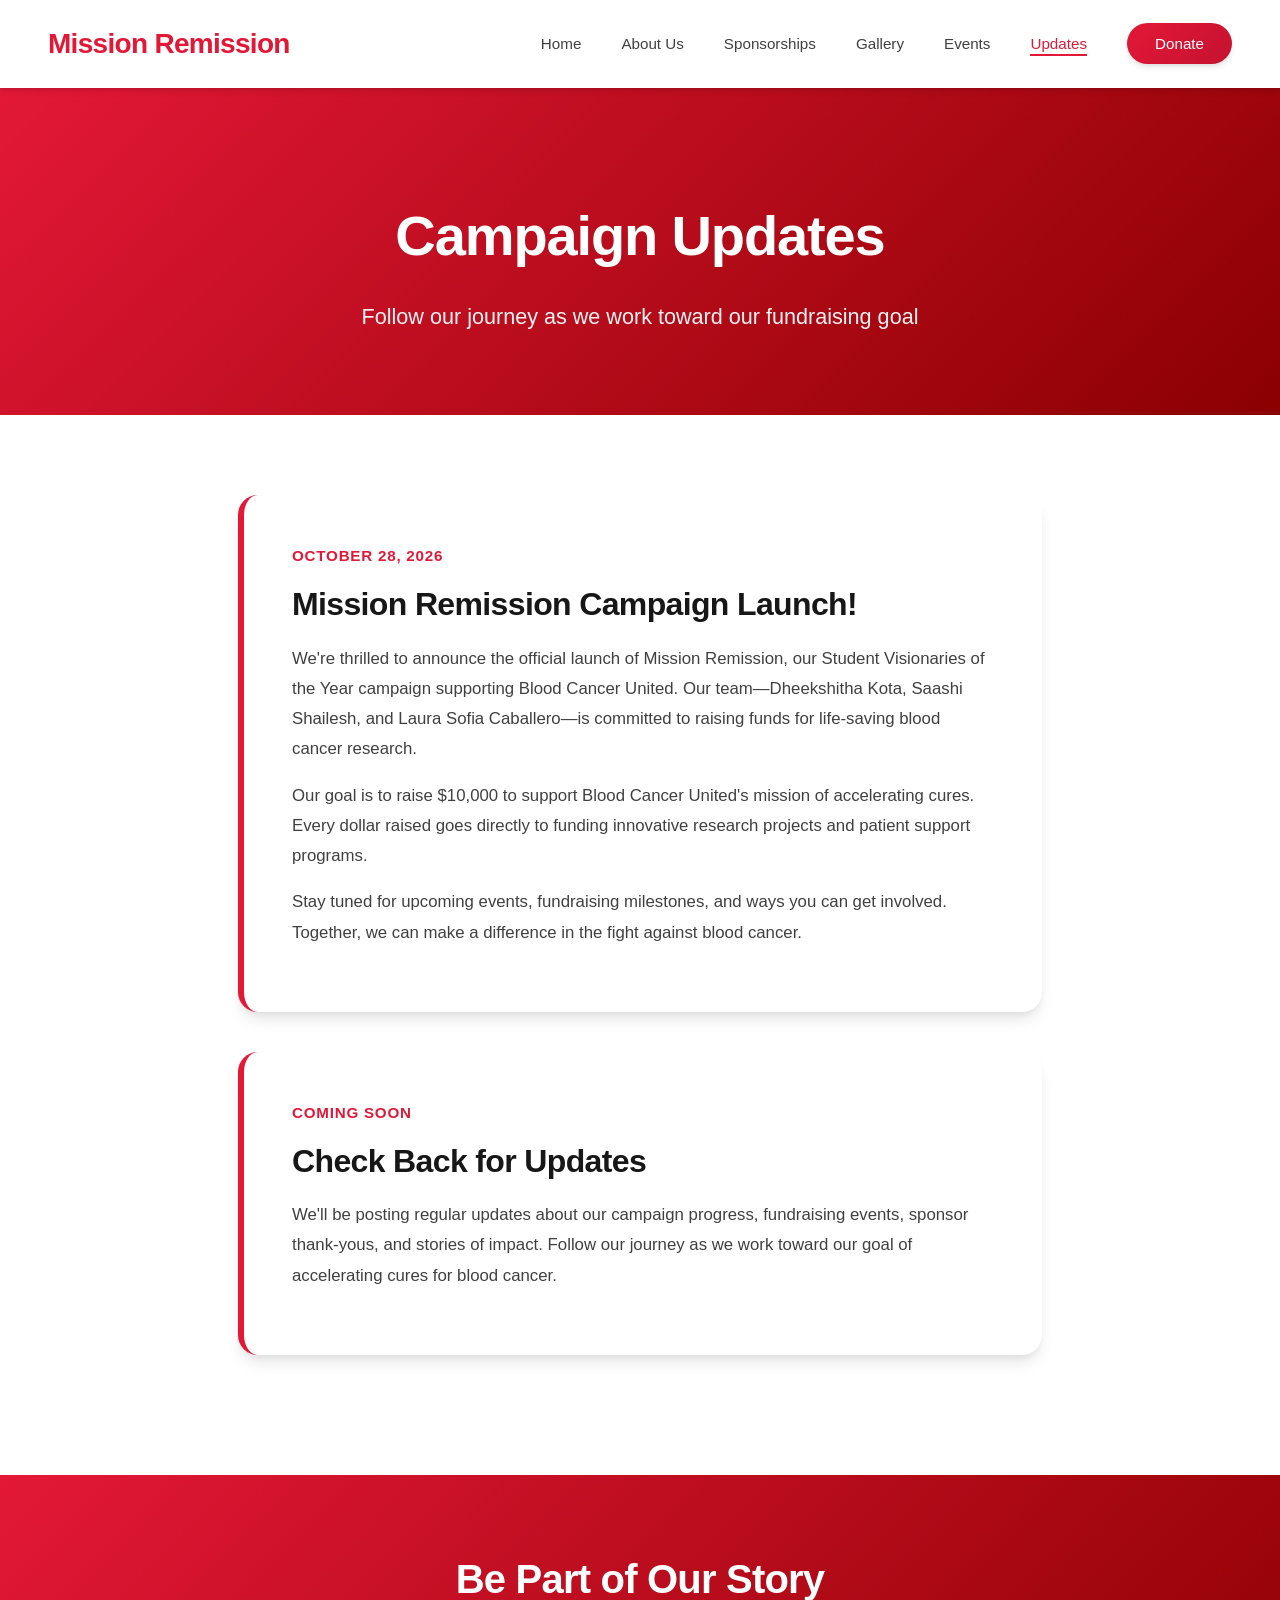
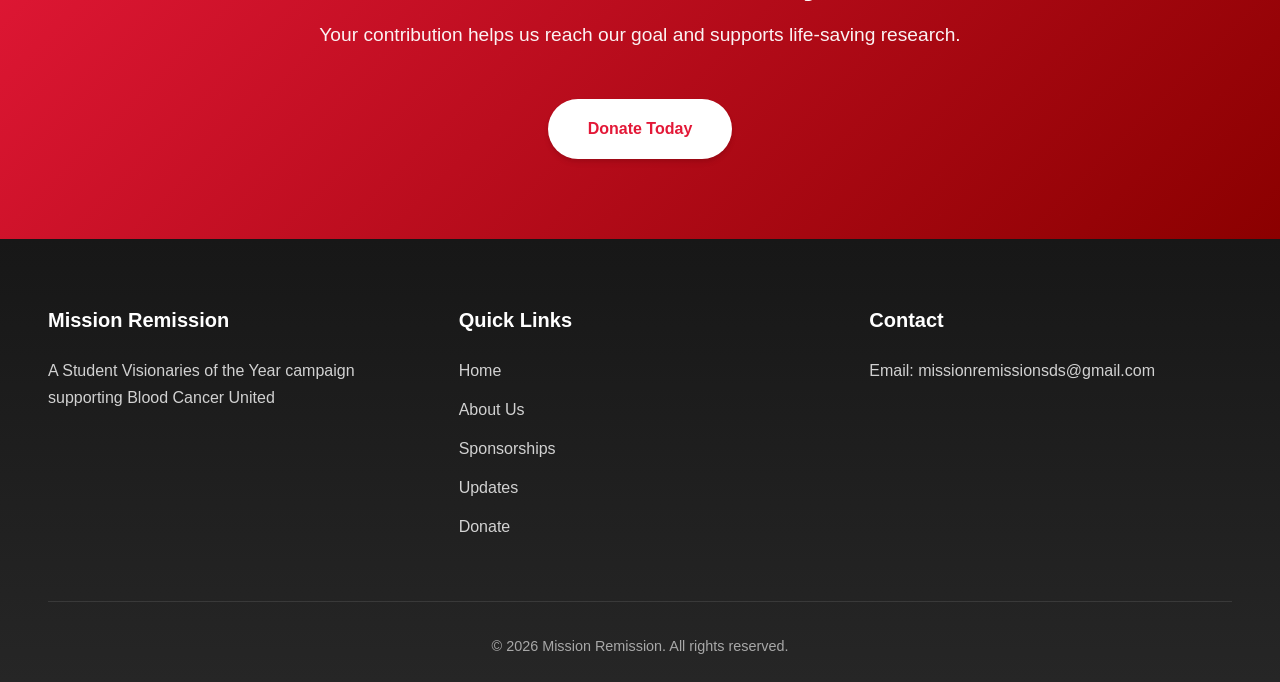
<file: updates.html>
<!DOCTYPE html>
<html lang="en">
<head>
    <meta charset="UTF-8">
    <meta name="viewport" content="width=device-width, initial-scale=1.0">
    <title>Campaign Updates - Mission Remission</title>
    <link rel="stylesheet" href="styles.css?v=2">
</head>
<body>
    <nav class="navbar">
        <div class="container">
            <div class="logo">Mission Remission</div>
            <ul class="nav-links">
                <li><a href="index.html">Home</a></li>
                <li><a href="about.html">About Us</a></li>
                <li><a href="sponsorships.html">Sponsorships</a></li>
                <li><a href="gallery.html">Gallery</a></li>
                <li><a href="events.html">Events</a></li>
                <li><a href="updates.html" class="active">Updates</a></li>
                <li><a href="donate.html" class="btn-nav-donate">Donate</a></li>
            </ul>
            <button class="mobile-menu-toggle" aria-label="Toggle menu">
                <span></span>
                <span></span>
                <span></span>
            </button>
        </div>
    </nav>

    <main>
        <section class="page-header">
            <div class="container">
                <h1>Campaign Updates</h1>
                <p>Follow our journey as we work toward our fundraising goal</p>
            </div>
        </section>

        <section class="updates-feed">
            <div class="container">
                <div class="update-post">
                    <div class="post-date">October 28, 2026</div>
                    <h2>Mission Remission Campaign Launch!</h2>
                    <p>We're thrilled to announce the official launch of Mission Remission, our Student Visionaries of the Year campaign supporting Blood Cancer United. Our team—Dheekshitha Kota, Saashi Shailesh, and Laura Sofia Caballero—is committed to raising funds for life-saving blood cancer research.</p>
                    <p>Our goal is to raise $10,000 to support Blood Cancer United's mission of accelerating cures. Every dollar raised goes directly to funding innovative research projects and patient support programs.</p>
                    <p>Stay tuned for upcoming events, fundraising milestones, and ways you can get involved. Together, we can make a difference in the fight against blood cancer.</p>
                </div>

                <div class="update-post">
                    <div class="post-date">Coming Soon</div>
                    <h2>Check Back for Updates</h2>
                    <p>We'll be posting regular updates about our campaign progress, fundraising events, sponsor thank-yous, and stories of impact. Follow our journey as we work toward our goal of accelerating cures for blood cancer.</p>
                </div>
            </div>
        </section>

        <section class="cta-section">
            <div class="container">
                <h2>Be Part of Our Story</h2>
                <p>Your contribution helps us reach our goal and supports life-saving research.</p>
                <a href="donate.html" class="btn-primary">Donate Today</a>
            </div>
        </section>
    </main>

    <footer>
        <div class="container">
            <div class="footer-content">
                <div class="footer-section">
                    <h3>Mission Remission</h3>
                    <p>A Student Visionaries of the Year campaign supporting Blood Cancer United</p>
                </div>
                <div class="footer-section">
                    <h3>Quick Links</h3>
                    <ul>
                        <li><a href="index.html">Home</a></li>
                        <li><a href="about.html">About Us</a></li>
                        <li><a href="sponsorships.html">Sponsorships</a></li>
                        <li><a href="updates.html">Updates</a></li>
                        <li><a href="donate.html">Donate</a></li>
                    </ul>
                </div>
                <div class="footer-section">
                    <h3>Contact</h3>
                    <p>Email: missionremissionsds@gmail.com</p>
                </div>
            </div>
            <div class="footer-bottom">
                <p>&copy; 2026 Mission Remission. All rights reserved.</p>
            </div>
        </div>
    </footer>

    <script src="script.js"></script>
</body>
</html>
</file>
<file: styles.css>
/* ===================================
   RESET & BASE STYLES
   =================================== */
* {
    margin: 0;
    padding: 0;
    box-sizing: border-box;
}

:root {
    /* BCU Brand Colors */
    --bcu-red: #E31837;
    --bcu-dark-red: #C41230;
    --bcu-burgundy: #8B0000;
    --bcu-light-red: #FF4D6D;
    --bcu-coral: #FF6B6B;

    /* Neutral Palette */
    --white: #FFFFFF;
    --cream: #FFF9F5;
    --gray-50: #FAFAFA;
    --gray-100: #F5F5F5;
    --gray-200: #E5E5E5;
    --gray-300: #D4D4D4;
    --gray-400: #A3A3A3;
    --gray-500: #737373;
    --gray-600: #525252;
    --gray-700: #404040;
    --gray-800: #262626;
    --gray-900: #171717;

    /* Shadows & Effects */
    --shadow-sm: 0 1px 2px 0 rgba(0, 0, 0, 0.05);
    --shadow: 0 1px 3px 0 rgba(0, 0, 0, 0.1), 0 1px 2px 0 rgba(0, 0, 0, 0.06);
    --shadow-md: 0 4px 6px -1px rgba(0, 0, 0, 0.1), 0 2px 4px -1px rgba(0, 0, 0, 0.06);
    --shadow-lg: 0 10px 15px -3px rgba(0, 0, 0, 0.1), 0 4px 6px -2px rgba(0, 0, 0, 0.05);
    --shadow-xl: 0 20px 25px -5px rgba(0, 0, 0, 0.1), 0 10px 10px -5px rgba(0, 0, 0, 0.04);
    --shadow-red: 0 10px 30px -5px rgba(227, 24, 55, 0.3);

    /* Transitions */
    --transition: all 0.3s cubic-bezier(0.4, 0, 0.2, 1);
}

html {
    scroll-behavior: smooth;
}

body {
    font-family: -apple-system, BlinkMacSystemFont, 'Segoe UI', Roboto, 'Helvetica Neue', Arial, 'Noto Sans', sans-serif;
    line-height: 1.7;
    color: var(--gray-800);
    background-color: var(--white);
    -webkit-font-smoothing: antialiased;
    -moz-osx-font-smoothing: grayscale;
}

.container {
    max-width: 1280px;
    margin: 0 auto;
    padding: 0 24px;
}

@media (min-width: 768px) {
    .container {
        padding: 0 48px;
    }
}

/* ===================================
   NAVIGATION
   =================================== */
.navbar {
    background-color: var(--white);
    box-shadow: var(--shadow-md);
    position: sticky;
    top: 0;
    z-index: 1000;
    backdrop-filter: blur(10px);
}

.navbar .container {
    display: flex;
    justify-content: space-between;
    align-items: center;
    padding-top: 1.25rem;
    padding-bottom: 1.25rem;
}

.logo {
    font-size: 1.75rem;
    font-weight: 800;
    color: var(--bcu-red);
    letter-spacing: -0.025em;
    transition: var(--transition);
}

.logo:hover {
    color: var(--bcu-dark-red);
}

.nav-links {
    display: flex;
    list-style: none;
    gap: 2.5rem;
    align-items: center;
}

.nav-links a {
    text-decoration: none;
    color: var(--gray-700);
    font-weight: 500;
    font-size: 0.95rem;
    transition: var(--transition);
    position: relative;
}

.nav-links a::after {
    content: '';
    position: absolute;
    bottom: -4px;
    left: 0;
    width: 0;
    height: 2px;
    background-color: var(--bcu-red);
    transition: width 0.3s ease;
}

.nav-links a:hover::after,
.nav-links a.active::after {
    width: 100%;
}

.nav-links a:hover,
.nav-links a.active {
    color: var(--bcu-red);
}

.btn-nav-donate {
    background: linear-gradient(135deg, var(--bcu-red) 0%, var(--bcu-dark-red) 100%);
    color: var(--white) !important;
    padding: 0.75rem 1.75rem;
    border-radius: 50px;
    font-weight: 600;
    transition: var(--transition);
    box-shadow: var(--shadow-md);
}

.btn-nav-donate::after {
    display: none;
}

.btn-nav-donate:hover {
    transform: translateY(-2px);
    box-shadow: var(--shadow-red);
}

.mobile-menu-toggle {
    display: none;
    flex-direction: column;
    background: none;
    border: none;
    cursor: pointer;
    gap: 6px;
    padding: 8px;
}

.mobile-menu-toggle span {
    width: 28px;
    height: 3px;
    background-color: var(--gray-800);
    border-radius: 3px;
    transition: var(--transition);
}

/* ===================================
   HERO SECTION
   =================================== */
.hero {
    background: linear-gradient(135deg, var(--bcu-red) 0%, var(--bcu-burgundy) 100%);
    color: var(--white);
    padding: 120px 0 100px;
    text-align: center;
    position: relative;
    overflow: hidden;
}

.hero::before {
    content: '';
    position: absolute;
    top: 0;
    left: 0;
    right: 0;
    bottom: 0;
    background: url('data:image/svg+xml,<svg width="100" height="100" xmlns="http://www.w3.org/2000/svg"><circle cx="50" cy="50" r="1" fill="rgba(255,255,255,0.1)"/></svg>');
    background-size: 50px 50px;
    opacity: 0.3;
}

.hero .container {
    position: relative;
    z-index: 1;
}

.hero h1 {
    font-size: 3.5rem;
    margin-bottom: 1.5rem;
    font-weight: 800;
    line-height: 1.2;
    letter-spacing: -0.03em;
    animation: fadeInUp 0.8s ease;
}

.hero-subtitle {
    font-size: 1.35rem;
    margin-bottom: 2.5rem;
    opacity: 0.95;
    max-width: 700px;
    margin-left: auto;
    margin-right: auto;
    font-weight: 400;
    line-height: 1.6;
    animation: fadeInUp 0.8s ease 0.2s backwards;
}

@keyframes fadeInUp {
    from {
        opacity: 0;
        transform: translateY(30px);
    }
    to {
        opacity: 1;
        transform: translateY(0);
    }
}

/* ===================================
   BUTTONS
   =================================== */
.btn-donate-large {
    display: inline-block;
    background-color: var(--white);
    color: var(--bcu-red);
    padding: 1.5rem 3.5rem;
    font-size: 1.35rem;
    font-weight: 700;
    text-decoration: none;
    border-radius: 50px;
    transition: var(--transition);
    box-shadow: var(--shadow-xl);
    animation: fadeInUp 0.8s ease 0.4s backwards;
    border: 3px solid transparent;
}

.btn-donate-large:hover {
    transform: translateY(-4px) scale(1.02);
    box-shadow: 0 25px 35px -5px rgba(0, 0, 0, 0.25);
    border-color: var(--white);
    background-color: var(--bcu-red);
    color: var(--white);
}

.btn-primary {
    display: inline-block;
    background: var(--white);
    color: var(--bcu-red);
    padding: 1rem 2.5rem;
    font-weight: 600;
    text-decoration: none;
    border-radius: 50px;
    transition: var(--transition);
    border: none;
    cursor: pointer;
    font-size: 1rem;
    box-shadow: var(--shadow-md);
}

.btn-primary:hover {
    transform: translateY(-2px);
    box-shadow: var(--shadow-red);
    color: var(--bcu-red);
    background-color: var(--cream);
}

.btn-secondary {
    display: inline-block;
    background-color: var(--white);
    color: var(--bcu-red);
    padding: 1rem 2.5rem;
    font-weight: 600;
    text-decoration: none;
    border-radius: 50px;
    border: 2px solid var(--bcu-red);
    transition: var(--transition);
    cursor: pointer;
    font-size: 1rem;
}

.btn-secondary:hover {
    background-color: var(--bcu-red);
    color: var(--white);
    transform: translateY(-2px);
    box-shadow: var(--shadow-md);
    border-color: var(--bcu-red);
}

/* ===================================
   SECTIONS
   =================================== */
section {
    padding: 80px 0;
}

section h2 {
    font-size: 2.75rem;
    margin-bottom: 1rem;
    color: var(--gray-900);
    font-weight: 800;
    letter-spacing: -0.02em;
    line-height: 1.2;
}

section h2 + p {
    color: var(--gray-600);
    font-size: 1.15rem;
    margin-bottom: 3rem;
}

.mission-statement {
    background: linear-gradient(180deg, var(--white) 0%, var(--cream) 100%);
    text-align: center;
}

.mission-statement p {
    font-size: 1.25rem;
    max-width: 900px;
    margin: 0 auto;
    line-height: 1.8;
    color: var(--gray-700);
}

/* ===================================
   FUNDRAISING PROGRESS
   =================================== */
.fundraising-progress {
    text-align: center;
    background-color: var(--white);
}

.progress-card {
    max-width: 800px;
    margin: 0 auto;
    background: linear-gradient(135deg, var(--cream) 0%, var(--white) 100%);
    padding: 3rem;
    border-radius: 24px;
    box-shadow: var(--shadow-lg);
    border: 1px solid var(--gray-200);
}

.progress-stats {
    display: flex;
    justify-content: space-around;
    margin-bottom: 2.5rem;
    gap: 2rem;
}

.stat {
    display: flex;
    flex-direction: column;
}

.stat-value {
    font-size: 3rem;
    font-weight: 800;
    background: linear-gradient(135deg, var(--bcu-red) 0%, var(--bcu-dark-red) 100%);
    -webkit-background-clip: text;
    -webkit-text-fill-color: transparent;
    background-clip: text;
}

.stat-label {
    font-size: 1rem;
    color: var(--gray-600);
    margin-top: 0.5rem;
    font-weight: 600;
    text-transform: uppercase;
    letter-spacing: 0.05em;
}

.progress-bar-container {
    width: 100%;
    height: 20px;
    background-color: var(--gray-200);
    border-radius: 50px;
    overflow: hidden;
    margin-bottom: 1.5rem;
    box-shadow: inset 0 2px 4px rgba(0, 0, 0, 0.1);
}

.progress-bar {
    height: 100%;
    background: linear-gradient(90deg, var(--bcu-red) 0%, var(--bcu-coral) 100%);
    transition: width 1s cubic-bezier(0.4, 0, 0.2, 1);
    box-shadow: 0 0 10px rgba(227, 24, 55, 0.5);
}

.progress-text {
    font-size: 1.15rem;
    color: var(--gray-600);
    font-weight: 500;
}

/* ===================================
   CTA SECTION
   =================================== */
.cta-section {
    background: linear-gradient(135deg, var(--bcu-red) 0%, var(--bcu-burgundy) 100%);
    color: var(--white);
    text-align: center;
    position: relative;
    overflow: hidden;
}

.cta-section::before {
    content: '';
    position: absolute;
    top: 0;
    left: 0;
    right: 0;
    bottom: 0;
    background: url('data:image/svg+xml,<svg width="100" height="100" xmlns="http://www.w3.org/2000/svg"><circle cx="50" cy="50" r="1" fill="rgba(255,255,255,0.1)"/></svg>');
    background-size: 40px 40px;
    opacity: 0.2;
}

.cta-section .container {
    position: relative;
    z-index: 1;
}

.cta-section h2 {
    color: var(--white);
    font-size: 2.5rem;
}

.cta-section p {
    font-size: 1.2rem;
    opacity: 0.95;
    color: var(--white);
}

.cta-buttons {
    display: flex;
    gap: 1.5rem;
    justify-content: center;
    flex-wrap: wrap;
    margin-top: 2.5rem;
}

.cta-buttons .btn-primary {
    background-color: var(--white) !important;
    color: var(--bcu-red) !important;
    border: none !important;
}

.cta-buttons .btn-primary:hover {
    background-color: var(--cream) !important;
    color: var(--bcu-red) !important;
}

.cta-buttons .btn-secondary {
    border-color: var(--white);
    color: var(--white) !important;
    background-color: transparent;
}

.cta-buttons .btn-secondary:hover {
    background-color: var(--white);
    color: var(--bcu-red) !important;
}

/* ===================================
   PAGE HEADER
   =================================== */
.page-header {
    background: linear-gradient(135deg, var(--bcu-red) 0%, var(--bcu-burgundy) 100%);
    color: var(--white);
    padding: 100px 0 80px;
    text-align: center;
    position: relative;
    overflow: hidden;
}

.page-header::before {
    content: '';
    position: absolute;
    top: 0;
    left: 0;
    right: 0;
    bottom: 0;
    background: url('data:image/svg+xml,<svg width="100" height="100" xmlns="http://www.w3.org/2000/svg"><circle cx="50" cy="50" r="1" fill="rgba(255,255,255,0.1)"/></svg>');
    background-size: 50px 50px;
    opacity: 0.3;
}

.page-header .container {
    position: relative;
    z-index: 1;
}

.page-header h1 {
    font-size: 3.5rem;
    margin-bottom: 1rem;
    font-weight: 800;
    letter-spacing: -0.02em;
}

.page-header p {
    font-size: 1.35rem;
    opacity: 0.95;
}

/* ===================================
   TEAM SECTION
   =================================== */
.team-section {
    background: linear-gradient(180deg, var(--cream) 0%, var(--white) 100%);
}

.team-grid {
    display: grid;
    grid-template-columns: repeat(auto-fit, minmax(320px, 1fr));
    gap: 2.5rem;
    margin-top: 3rem;
}

.team-member {
    background-color: var(--white);
    padding: 2.5rem;
    border-radius: 20px;
    text-align: center;
    box-shadow: var(--shadow-lg);
    transition: var(--transition);
    border: 1px solid var(--gray-200);
}

.team-member:hover {
    transform: translateY(-8px);
    box-shadow: var(--shadow-xl);
}

.member-photo-placeholder {
    width: 180px;
    height: 180px;
    background: linear-gradient(135deg, var(--bcu-red) 0%, var(--bcu-coral) 100%);
    border-radius: 50%;
    margin: 0 auto 2rem;
    display: flex;
    align-items: center;
    justify-content: center;
    font-size: 3.5rem;
    font-weight: 800;
    color: var(--white);
    box-shadow: var(--shadow-lg);
}

.team-member h3 {
    font-size: 1.75rem;
    margin-bottom: 0.5rem;
    color: var(--gray-900);
    font-weight: 700;
}

.member-role {
    color: var(--bcu-red);
    font-weight: 600;
    margin-bottom: 1.25rem;
    font-size: 1.05rem;
    text-transform: uppercase;
    letter-spacing: 0.05em;
}

.member-bio {
    color: var(--gray-600);
    line-height: 1.7;
    font-size: 1.05rem;
}

/* ===================================
   ABOUT SECTIONS
   =================================== */
.our-why, .blood-cancer-united {
    max-width: 900px;
    margin: 0 auto;
}

.lead {
    font-size: 1.3rem;
    line-height: 1.8;
    margin-bottom: 1.5rem;
    color: var(--gray-700);
}

.impact-list {
    list-style: none;
    margin: 2.5rem 0;
}

.impact-list li {
    padding: 1.25rem 0;
    padding-left: 2.5rem;
    position: relative;
    font-size: 1.15rem;
    color: var(--gray-700);
    line-height: 1.7;
}

.impact-list li:before {
    content: "✓";
    position: absolute;
    left: 0;
    color: var(--bcu-red);
    font-weight: 800;
    font-size: 1.5rem;
    top: 1.25rem;
}

/* ===================================
   SPONSORSHIP SECTIONS
   =================================== */
.sponsorship-intro {
    background: linear-gradient(180deg, var(--cream) 0%, var(--white) 100%);
}

.benefits-grid {
    display: grid;
    grid-template-columns: repeat(auto-fit, minmax(260px, 1fr));
    gap: 2rem;
    margin-top: 3rem;
}

.benefit-card {
    background-color: var(--white);
    padding: 2.5rem;
    border-radius: 16px;
    box-shadow: var(--shadow-md);
    border: 1px solid var(--gray-200);
    transition: var(--transition);
}

.benefit-card:hover {
    transform: translateY(-4px);
    box-shadow: var(--shadow-lg);
}

.benefit-card h3 {
    color: var(--bcu-red);
    margin-bottom: 1rem;
    font-size: 1.35rem;
    font-weight: 700;
}

.benefit-card p {
    color: var(--gray-600);
    line-height: 1.7;
}

.tiers-grid {
    display: grid;
    grid-template-columns: repeat(auto-fit, minmax(300px, 1fr));
    gap: 2rem;
    margin-top: 3rem;
}

.tier-card {
    background-color: var(--white);
    padding: 2.5rem;
    border-radius: 20px;
    box-shadow: var(--shadow-lg);
    border-top: 6px solid var(--bcu-red);
    transition: var(--transition);
    position: relative;
    overflow: hidden;
}

.tier-card::before {
    content: '';
    position: absolute;
    top: 0;
    left: 0;
    right: 0;
    height: 6px;
    background: linear-gradient(90deg, var(--bcu-red), var(--bcu-coral));
    opacity: 0;
    transition: var(--transition);
}

.tier-card:hover {
    transform: translateY(-8px);
    box-shadow: var(--shadow-xl);
}

.tier-card:hover::before {
    opacity: 1;
}

.tier-card.presenting {
    border-top-color: #9370DB;
    background: linear-gradient(180deg, #F5F3FF 0%, var(--white) 100%);
}

.tier-card.platinum {
    border-top-color: #E5E4E2;
    background: linear-gradient(180deg, #FAFAFA 0%, var(--white) 100%);
}

.tier-card.gold {
    border-top-color: #FFD700;
}

.tier-card.silver {
    border-top-color: #C0C0C0;
}

.tier-card.bronze {
    border-top-color: #CD7F32;
}

.tier-card.hero-circle {
    border-top-color: var(--bcu-red);
    background: linear-gradient(180deg, var(--cream) 0%, var(--white) 100%);
}

/* Program Book Tributes */
.program-book-tributes {
    background: linear-gradient(180deg, var(--white) 0%, var(--cream) 100%);
}

.tributes-grid {
    display: grid;
    grid-template-columns: repeat(auto-fit, minmax(280px, 1fr));
    gap: 2rem;
    margin-top: 3rem;
}

.tribute-card {
    background-color: var(--white);
    padding: 2.5rem;
    border-radius: 20px;
    box-shadow: var(--shadow-lg);
    border-top: 4px solid var(--bcu-red);
    transition: var(--transition);
    text-align: center;
}

.tribute-card:hover {
    transform: translateY(-6px);
    box-shadow: var(--shadow-xl);
}

.tribute-card h3 {
    font-size: 1.5rem;
    margin-bottom: 1rem;
    color: var(--gray-900);
    font-weight: 700;
}

.tribute-amount {
    font-size: 2.25rem;
    font-weight: 800;
    background: linear-gradient(135deg, var(--bcu-red) 0%, var(--bcu-dark-red) 100%);
    -webkit-background-clip: text;
    -webkit-text-fill-color: transparent;
    background-clip: text;
    margin-bottom: 1rem;
}

.tribute-note {
    color: var(--gray-600);
    font-weight: 600;
    font-style: italic;
    margin-bottom: 1rem;
    font-size: 0.95rem;
}

.tribute-card p:last-child {
    color: var(--gray-700);
    line-height: 1.7;
    margin: 0;
}

.tier-badge {
    display: inline-block;
    padding: 0.6rem 1.5rem;
    background: linear-gradient(135deg, var(--bcu-red) 0%, var(--bcu-dark-red) 100%);
    color: var(--white);
    border-radius: 50px;
    font-weight: 700;
    margin-bottom: 1.5rem;
    font-size: 0.9rem;
    text-transform: uppercase;
    letter-spacing: 0.05em;
}

.tier-amount {
    font-size: 2.5rem;
    font-weight: 800;
    background: linear-gradient(135deg, var(--bcu-red) 0%, var(--bcu-dark-red) 100%);
    -webkit-background-clip: text;
    -webkit-text-fill-color: transparent;
    background-clip: text;
    margin-bottom: 1rem;
}

.tier-card h3 {
    font-size: 1.65rem;
    margin-bottom: 1.75rem;
    color: var(--gray-900);
    font-weight: 700;
}

.tier-benefits {
    list-style: none;
    margin-bottom: 2rem;
}

.tier-benefits li {
    padding: 1rem 0;
    padding-left: 2rem;
    position: relative;
    border-bottom: 1px solid var(--gray-200);
    color: var(--gray-700);
    font-size: 0.95rem;
}

.tier-benefits li:last-child {
    border-bottom: none;
}

.tier-benefits li:before {
    content: "✓";
    position: absolute;
    left: 0;
    color: var(--bcu-red);
    font-weight: 800;
    font-size: 1.2rem;
}

.btn-tier {
    display: block;
    text-align: center;
    background: linear-gradient(135deg, var(--bcu-red) 0%, var(--bcu-dark-red) 100%);
    color: var(--white);
    padding: 1rem;
    font-weight: 600;
    text-decoration: none;
    border-radius: 50px;
    transition: var(--transition);
    box-shadow: var(--shadow-md);
}

.btn-tier:hover {
    transform: translateY(-2px);
    box-shadow: var(--shadow-red);
}

.custom-sponsorship {
    background: linear-gradient(180deg, var(--white) 0%, var(--cream) 100%);
    text-align: center;
}

/* ===================================
   DONATION PAGE
   =================================== */
.donation-notice {
    background: linear-gradient(135deg, var(--cream) 0%, var(--white) 100%);
    padding: 60px 0;
}

.notice-card {
    max-width: 800px;
    margin: 0 auto;
    background: linear-gradient(135deg, var(--bcu-red) 0%, var(--bcu-dark-red) 100%);
    padding: 3rem;
    border-radius: 24px;
    box-shadow: var(--shadow-xl);
    text-align: center;
    color: var(--white);
}

.notice-card h2 {
    color: var(--white);
    font-size: 2.25rem;
    margin-bottom: 1.5rem;
}

.notice-date {
    font-size: 1.35rem;
    font-weight: 700;
    margin-bottom: 1.5rem;
    padding: 1rem 2rem;
    background-color: rgba(255, 255, 255, 0.15);
    border-radius: 50px;
    display: inline-block;
}

.notice-card p:last-child {
    font-size: 1.1rem;
    opacity: 0.95;
    line-height: 1.7;
    margin: 0;
}

.donation-section {
    background: linear-gradient(180deg, var(--cream) 0%, var(--white) 100%);
}

.donation-grid {
    display: grid;
    grid-template-columns: 1fr 1fr;
    gap: 4rem;
    margin-top: 3rem;
}

.donation-info h2 {
    font-size: 2.25rem;
    margin-bottom: 1.5rem;
}

.impact-note {
    background: linear-gradient(135deg, var(--cream) 0%, var(--white) 100%);
    padding: 1.75rem;
    border-left: 5px solid var(--bcu-red);
    margin-top: 2rem;
    font-weight: 600;
    color: var(--bcu-red);
    border-radius: 8px;
    box-shadow: var(--shadow-sm);
}

.donation-form-container {
    background-color: var(--white);
    padding: 3rem;
    border-radius: 24px;
    box-shadow: var(--shadow-xl);
    border: 1px solid var(--gray-200);
}

.form-header {
    text-align: center;
    margin-bottom: 2.5rem;
}

.form-header h2 {
    font-size: 2.25rem;
    margin-bottom: 0.75rem;
}

.donation-type-selector {
    display: flex;
    gap: 1rem;
    margin-bottom: 2.5rem;
}

.type-btn {
    flex: 1;
    padding: 1rem;
    border: 2px solid var(--gray-300);
    background-color: var(--white);
    color: var(--gray-700);
    font-weight: 600;
    border-radius: 12px;
    cursor: pointer;
    transition: var(--transition);
    font-size: 1rem;
}

.type-btn:hover {
    border-color: var(--bcu-red);
}

.type-btn.active {
    background: linear-gradient(135deg, var(--bcu-red) 0%, var(--bcu-dark-red) 100%);
    color: var(--white);
    border-color: transparent;
}

.form-group {
    margin-bottom: 1.75rem;
}

.form-group label {
    display: block;
    margin-bottom: 0.75rem;
    font-weight: 600;
    color: var(--gray-800);
    font-size: 0.95rem;
}

.amount-buttons {
    display: grid;
    grid-template-columns: repeat(3, 1fr);
    gap: 1rem;
    margin-top: 1rem;
}

.amount-btn {
    padding: 1rem;
    border: 2px solid var(--gray-300);
    background-color: var(--white);
    color: var(--gray-700);
    font-weight: 600;
    border-radius: 12px;
    cursor: pointer;
    transition: var(--transition);
    font-size: 1.05rem;
}

.amount-btn:hover {
    border-color: var(--bcu-red);
    background-color: var(--cream);
}

.amount-btn.selected {
    background: linear-gradient(135deg, var(--bcu-red) 0%, var(--bcu-dark-red) 100%);
    color: var(--white);
    border-color: transparent;
    box-shadow: var(--shadow-md);
}

.form-input {
    width: 100%;
    padding: 1rem;
    border: 2px solid var(--gray-300);
    border-radius: 12px;
    font-size: 1rem;
    transition: var(--transition);
    font-family: inherit;
}

.form-input:focus {
    outline: none;
    border-color: var(--bcu-red);
    box-shadow: 0 0 0 3px rgba(227, 24, 55, 0.1);
}

.checkbox-group label {
    display: flex;
    align-items: center;
    gap: 0.75rem;
    font-weight: normal;
    cursor: pointer;
}

.checkbox-group input[type="checkbox"] {
    width: 18px;
    height: 18px;
    cursor: pointer;
}

.form-note {
    background-color: var(--cream);
    padding: 1.25rem;
    border-radius: 12px;
    margin-bottom: 1.75rem;
    border-left: 4px solid var(--gray-400);
}

.form-note p {
    font-size: 0.9rem;
    color: var(--gray-600);
    margin: 0;
    line-height: 1.6;
}

.btn-submit {
    width: 100%;
    padding: 1.25rem;
    background: linear-gradient(135deg, var(--bcu-red) 0%, var(--bcu-dark-red) 100%);
    color: var(--white);
    font-size: 1.15rem;
    font-weight: 700;
    border: none;
    border-radius: 50px;
    cursor: pointer;
    transition: var(--transition);
    box-shadow: var(--shadow-md);
}

.btn-submit:hover {
    transform: translateY(-2px);
    box-shadow: var(--shadow-red);
}

.security-note {
    text-align: center;
    margin-top: 1.5rem;
    color: var(--gray-600);
    font-size: 0.9rem;
}

.other-ways {
    background-color: var(--white);
}

.support-options {
    display: grid;
    grid-template-columns: repeat(auto-fit, minmax(300px, 1fr));
    gap: 2rem;
    margin-top: 3rem;
}

.support-card {
    background: linear-gradient(180deg, var(--cream) 0%, var(--white) 100%);
    padding: 2.5rem;
    border-radius: 16px;
    text-align: center;
    box-shadow: var(--shadow-md);
    border: 1px solid var(--gray-200);
    transition: var(--transition);
}

.support-card:hover {
    transform: translateY(-4px);
    box-shadow: var(--shadow-lg);
}

.support-card h3 {
    color: var(--bcu-red);
    margin-bottom: 1rem;
    font-size: 1.35rem;
    font-weight: 700;
}

.support-card p {
    color: var(--gray-600);
    margin-bottom: 1.5rem;
    line-height: 1.7;
}

/* ===================================
   UPDATES PAGE
   =================================== */
.updates-feed {
    max-width: 900px;
    margin: 0 auto;
}

.update-post {
    background-color: var(--white);
    padding: 3rem;
    border-radius: 20px;
    box-shadow: var(--shadow-lg);
    margin-bottom: 2.5rem;
    border-left: 6px solid var(--bcu-red);
    transition: var(--transition);
}

.update-post:hover {
    transform: translateX(4px);
    box-shadow: var(--shadow-xl);
}

.post-date {
    color: var(--bcu-red);
    font-weight: 700;
    margin-bottom: 1rem;
    font-size: 0.95rem;
    text-transform: uppercase;
    letter-spacing: 0.05em;
}

.update-post h2 {
    font-size: 2rem;
    margin-bottom: 1.25rem;
    font-weight: 700;
}

.update-post p {
    margin-bottom: 1rem;
    line-height: 1.8;
    color: var(--gray-700);
    font-size: 1.05rem;
}

/* ===================================
   FOOTER
   =================================== */
footer {
    background: linear-gradient(180deg, var(--gray-900) 0%, var(--gray-800) 100%);
    color: var(--white);
    padding: 4rem 0 1.5rem;
}

.footer-content {
    display: grid;
    grid-template-columns: repeat(auto-fit, minmax(250px, 1fr));
    gap: 3rem;
    margin-bottom: 3rem;
}

.footer-section h3 {
    color: var(--white);
    margin-bottom: 1.25rem;
    font-size: 1.25rem;
    font-weight: 700;
}

.footer-section p {
    color: rgba(255, 255, 255, 0.8);
    line-height: 1.7;
}

.footer-section ul {
    list-style: none;
}

.footer-section ul li {
    margin-bottom: 0.75rem;
}

.footer-section ul li a {
    color: rgba(255, 255, 255, 0.8);
    text-decoration: none;
    transition: var(--transition);
}

.footer-section ul li a:hover {
    color: var(--white);
    padding-left: 5px;
}

.footer-bottom {
    text-align: center;
    padding-top: 2rem;
    border-top: 1px solid rgba(255, 255, 255, 0.1);
}

.footer-bottom p {
    color: rgba(255, 255, 255, 0.6);
    font-size: 0.9rem;
}

/* ===================================
   GALLERY PAGE
   =================================== */
.gallery-section {
    background: linear-gradient(180deg, var(--cream) 0%, var(--white) 100%);
}

.gallery-grid {
    display: grid;
    grid-template-columns: repeat(auto-fill, minmax(280px, 1fr));
    gap: 2rem;
    margin-top: 3rem;
}

.gallery-item {
    position: relative;
    overflow: hidden;
    border-radius: 16px;
    box-shadow: var(--shadow-md);
    cursor: pointer;
    transition: var(--transition);
    aspect-ratio: 1;
    background-color: var(--gray-200);
}

.gallery-item:hover {
    transform: translateY(-8px);
    box-shadow: var(--shadow-xl);
}

.gallery-item img {
    width: 100%;
    height: 100%;
    object-fit: cover;
    transition: var(--transition);
}

.gallery-item:hover img {
    transform: scale(1.05);
}

.loading-message,
.error-message,
.no-photos {
    text-align: center;
    padding: 3rem;
    color: var(--gray-600);
}

.spinner {
    border: 4px solid var(--gray-200);
    border-top: 4px solid var(--bcu-red);
    border-radius: 50%;
    width: 50px;
    height: 50px;
    animation: spin 1s linear infinite;
    margin: 0 auto 1rem;
}

@keyframes spin {
    0% { transform: rotate(0deg); }
    100% { transform: rotate(360deg); }
}

.error-message {
    background-color: var(--cream);
    border-radius: 12px;
    padding: 2rem;
    border-left: 4px solid var(--bcu-red);
}

.error-detail {
    font-size: 0.9rem;
    margin-top: 0.5rem;
    font-family: monospace;
    color: var(--gray-500);
}

/* Lightbox */
.lightbox {
    display: none;
    position: fixed;
    z-index: 9999;
    left: 0;
    top: 0;
    width: 100%;
    height: 100%;
    background-color: rgba(0, 0, 0, 0.95);
    align-items: center;
    justify-content: center;
}

.lightbox-content {
    max-width: 90%;
    max-height: 85vh;
    object-fit: contain;
    border-radius: 8px;
    box-shadow: var(--shadow-xl);
}

.lightbox-close {
    position: absolute;
    top: 20px;
    right: 40px;
    color: var(--white);
    font-size: 45px;
    font-weight: 300;
    cursor: pointer;
    transition: var(--transition);
    z-index: 10000;
}

.lightbox-close:hover {
    color: var(--bcu-red);
}

.lightbox-caption {
    position: absolute;
    bottom: 30px;
    left: 50%;
    transform: translateX(-50%);
    color: var(--white);
    font-size: 1.1rem;
    padding: 1rem 2rem;
    background-color: rgba(0, 0, 0, 0.7);
    border-radius: 50px;
    max-width: 80%;
    text-align: center;
}

.lightbox-nav {
    position: absolute;
    top: 50%;
    transform: translateY(-50%);
    background-color: rgba(0, 0, 0, 0.5);
    color: var(--white);
    border: none;
    font-size: 30px;
    padding: 1rem 1.5rem;
    cursor: pointer;
    transition: var(--transition);
    border-radius: 8px;
}

.lightbox-nav:hover {
    background-color: var(--bcu-red);
}

.lightbox-prev {
    left: 30px;
}

.lightbox-next {
    right: 30px;
}

/* ===================================
   EVENTS PAGE
   =================================== */
.events-section {
    background-color: var(--white);
}

.events-list {
    max-width: 900px;
    margin: 0 auto;
}

.event-card {
    background: linear-gradient(135deg, var(--white) 0%, var(--cream) 100%);
    border-radius: 20px;
    padding: 2.5rem;
    margin-bottom: 2rem;
    box-shadow: var(--shadow-lg);
    border-left: 6px solid var(--bcu-red);
    display: flex;
    gap: 2rem;
    transition: var(--transition);
}

.event-card:hover {
    transform: translateX(8px);
    box-shadow: var(--shadow-xl);
}

.event-date-badge {
    flex-shrink: 0;
    width: 90px;
    height: 90px;
    background: linear-gradient(135deg, var(--bcu-red) 0%, var(--bcu-dark-red) 100%);
    border-radius: 16px;
    display: flex;
    flex-direction: column;
    align-items: center;
    justify-content: center;
    color: var(--white);
    box-shadow: var(--shadow-md);
}

.event-month {
    font-size: 0.85rem;
    font-weight: 700;
    letter-spacing: 0.05em;
}

.event-day {
    font-size: 2.5rem;
    font-weight: 800;
    line-height: 1;
}

.event-details {
    flex: 1;
}

.event-title {
    font-size: 1.75rem;
    margin-bottom: 1rem;
    color: var(--gray-900);
    font-weight: 700;
}

.event-meta {
    display: flex;
    flex-direction: column;
    gap: 0.75rem;
    margin-bottom: 1.25rem;
}

.event-date-time,
.event-time,
.event-location {
    display: flex;
    align-items: center;
    gap: 0.75rem;
    color: var(--gray-700);
    font-size: 1rem;
}

.event-icon {
    font-size: 1.2rem;
}

.event-description {
    color: var(--gray-600);
    line-height: 1.7;
    margin-bottom: 1.5rem;
}

.btn-event-details {
    display: inline-block;
    background: linear-gradient(135deg, var(--bcu-red) 0%, var(--bcu-dark-red) 100%);
    color: var(--white);
    padding: 0.75rem 1.75rem;
    border-radius: 50px;
    text-decoration: none;
    font-weight: 600;
    transition: var(--transition);
    box-shadow: var(--shadow-sm);
    font-size: 0.95rem;
}

.btn-event-details:hover {
    transform: translateY(-2px);
    box-shadow: var(--shadow-md);
}

.no-events {
    text-align: center;
    padding: 4rem 2rem;
    color: var(--gray-600);
    font-size: 1.15rem;
}

/* ===================================
   RESPONSIVE DESIGN
   =================================== */
@media (max-width: 1024px) {
    .donation-grid {
        grid-template-columns: 1fr;
        gap: 3rem;
    }
}

@media (max-width: 768px) {
    .mobile-menu-toggle {
        display: flex;
    }

    .nav-links {
        display: none;
        position: absolute;
        top: 100%;
        left: 0;
        right: 0;
        background-color: var(--white);
        flex-direction: column;
        padding: 1.5rem 0;
        box-shadow: var(--shadow-lg);
        gap: 0;
    }

    .nav-links li {
        width: 100%;
        text-align: center;
        padding: 1rem 0;
    }

    .nav-links a::after {
        display: none;
    }

    .nav-links.active {
        display: flex;
    }

    .hero h1 {
        font-size: 2.5rem;
    }

    .hero-subtitle {
        font-size: 1.1rem;
    }

    .btn-donate-large {
        font-size: 1.15rem;
        padding: 1.25rem 2.5rem;
    }

    section {
        padding: 60px 0;
    }

    section h2 {
        font-size: 2.25rem;
    }

    .page-header h1 {
        font-size: 2.5rem;
    }

    .page-header {
        padding: 80px 0 60px;
    }

    .cta-buttons {
        flex-direction: column;
    }

    .amount-buttons {
        grid-template-columns: repeat(2, 1fr);
    }

    .tiers-grid {
        grid-template-columns: 1fr;
    }

    .team-grid {
        grid-template-columns: 1fr;
    }

    .progress-card {
        padding: 2rem;
    }

    .stat-value {
        font-size: 2.5rem;
    }

    /* Gallery mobile */
    .gallery-grid {
        grid-template-columns: repeat(auto-fill, minmax(150px, 1fr));
        gap: 1rem;
    }

    .lightbox-close {
        top: 10px;
        right: 15px;
        font-size: 35px;
    }

    .lightbox-nav {
        font-size: 24px;
        padding: 0.75rem 1rem;
    }

    .lightbox-prev {
        left: 10px;
    }

    .lightbox-next {
        right: 10px;
    }

    /* Events mobile */
    .event-card {
        flex-direction: column;
        padding: 2rem;
        gap: 1.5rem;
    }

    .event-date-badge {
        width: 80px;
        height: 80px;
        margin: 0 auto;
    }

    .event-day {
        font-size: 2rem;
    }
}

@media (max-width: 480px) {
    .hero h1 {
        font-size: 2rem;
    }

    .hero-subtitle {
        font-size: 1rem;
    }

    .btn-donate-large {
        font-size: 1rem;
        padding: 1rem 2rem;
    }

    section h2 {
        font-size: 1.85rem;
    }

    .page-header h1 {
        font-size: 2rem;
    }

    .amount-buttons {
        grid-template-columns: 1fr;
    }

    .stat-value {
        font-size: 2rem;
    }

    .donation-form-container {
        padding: 2rem;
    }

    .update-post {
        padding: 2rem;
    }

    .member-photo-placeholder {
        width: 140px;
        height: 140px;
        font-size: 2.75rem;
    }
}
</file>
